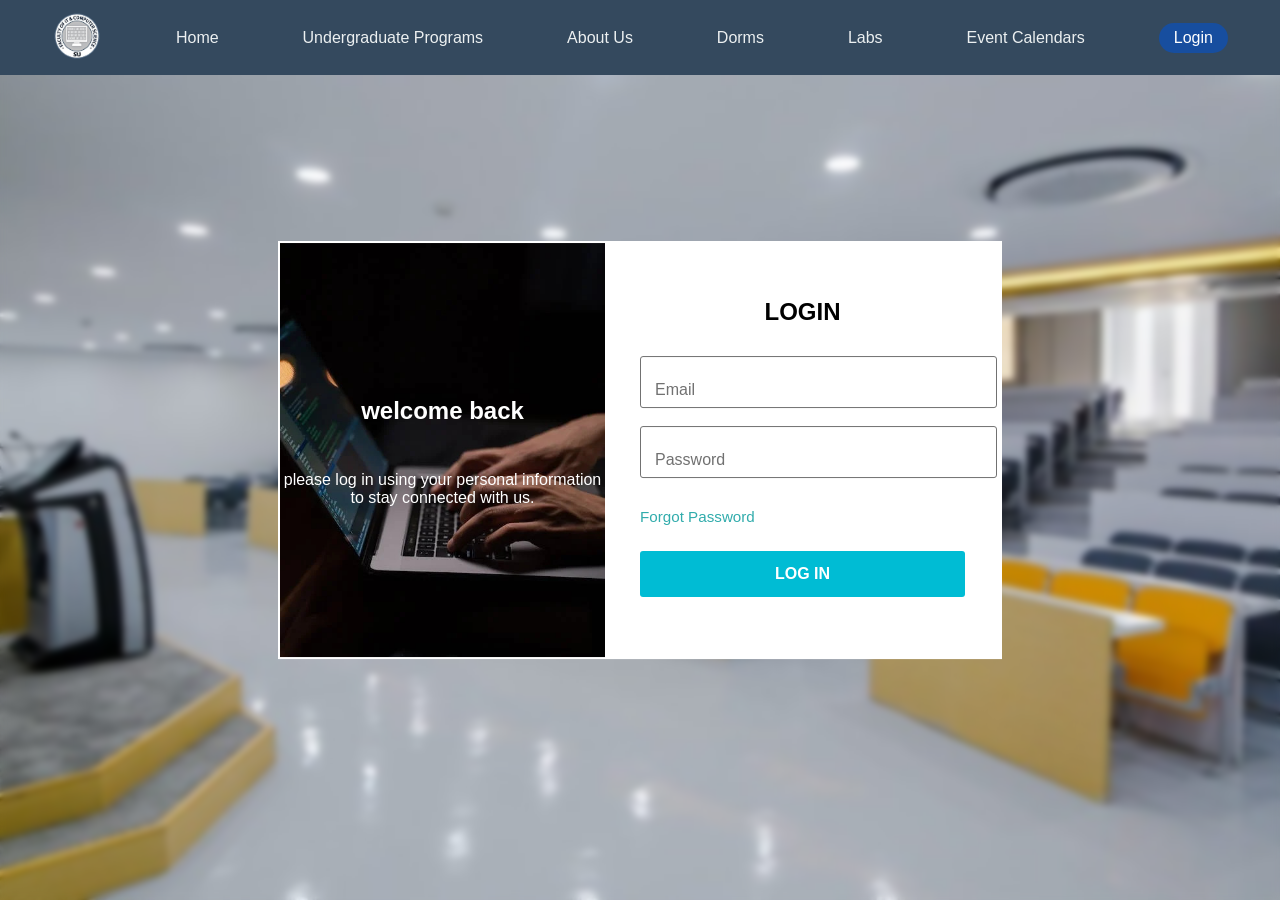
<file: 1.html>
<!DOCTYPE html>
<html lang="en">
<head>
    <meta charset="UTF-8">
    <meta name="viewport" content="width=device-width, initial-scale=1.0">
    <title>Login Page</title>
    <style>


        body {
            font-family: Arial, sans-serif;
            margin: 0;
            backdrop-filter: blur(3px);
            height: 100vh;
            background: url("photo/mmmm.jpg") center / cover no-repeat;

            padding: 0;
        }
        header {
            display: flex;
            align-items: center;
            justify-content: space-around;
            background-color: #34495e;
            height: 75px;
            padding: 0 20px;
            color: #ecf0f1;

        }

        header a:hover, .active {
            color: #fff;
        }
        header img {
            width: 50px;
            height: 50px;
        }
        .dropdown {
            position: relative;
            display: inline-block;
        }
        a{
            text-decoration: none;
        }
        .dropdown-content {
            display: none;
            position: absolute;
            border-radius: 5px;
            background-color: #6674b185;
            min-width: 160px;
            box-shadow: 0px 8px 16px 0px rgba(0,0,0,0.2);
            z-index: 1;
        }
        header a :hover{    background-color: #f1f1f1;
        }
        .dropdown-content a {
            color: black;
            padding: 12px 16px;
            text-decoration: none;
            display: block;
        }

        .dropdown-content a:hover {
            background-color: #f1f1f1;
        }

        .dropdown:hover .dropdown-content {
            display: block;
        }


        .nav-item {
            cursor: pointer;
            color: #ecf0f1;
            margin: 0 10px;
            transition: color 0.3s;
        }
        .nav-item a{
            cursor: pointer;
            color: #ecf0f1;
            margin: 0 10px;
            text-decoration: none;
            transition: color 0.3s;
        }
        .nav-item a:hover{
            display: inline-block;
            text-decoration: none;
            color: #ecf0f1;
            border-radius: 5px;
            background-color: #2c3e50;
        }
        .nav-item1:hover {
            color: #94aab9;
            border-radius: 50px;
        }
        a.nav-item1{
            color: #ffffff;
            background-color: rgba(16, 79, 174, 0.811);
            padding: 6px 15px;
            border-radius: 50px;
        }
        .nav-item1 :hover,
        .nav-item1.active {
            color: #ffffff;
            background-color: rgba(16, 79, 174, 0.811);
            padding: 6px 15px;
            border-radius: 50px;
        }

        .pop {
            position: fixed;
            top: 50%;
            left: 50%;
            max-width: 720px;
            width: 100%;
            background: #fff;
            border: 2px solid #fff;
            transform: translate(-50%, -50%);
        }

        .pop .box {
            display: flex;
        }

        .box .dital {
            max-width: 330px;
            width: 100%;
            color: #fff;
            display: flex;
            text-align: center;
            flex-direction: column;
            align-items: center;
            justify-content: center;
            background: url(photo/login-img.jpg);
            background-size: cover;
            background-position: center;
        }

        .box h2 {
            text-align: center;
            margin-bottom: 30px;
        }

        .box .content {
            width: 100%;
            padding: 35px;
        }

        form .filed {
            height: 50px;
            width: 100%;
            margin-top: 20px;
            position: relative;
        }

        form .filed input {
            width: 100%;
            height: 100%;
            outline: none;
            padding: 0 15px;
            font-size: 0.95rem;
            border-radius: 3px;
            border: 1px solid #717171;
        }

        form .filed label {
            position: absolute;
            top: 50%;
            left: 15px;
            color: #717171;
            pointer-events: none;
            transition: 0.2s ease;
        }

        .filed input:is(:focus, :valid) {
            padding: 16px 15px 0;
        }

        .filed input:focus {
            border-color: rgb(0, 0, 0);
        }

        .box a {
            color: rgb(49, 172, 172);
            text-decoration: none;
        }

        .box a:hover {
            text-decoration: underline;
        }

        .box .forgot-pass {
            display: inline-flex;
            margin-top: 14px;
            font-size: 0.95rem;
        }

        form button {
            width: 100%;
            outline: none;
            border: none;
            font-size: 1rem;
            font-weight: 600;
            padding: 14px 0;
            border-radius: 3px;
            margin: 25px 0;
            color: #fff;
            cursor: pointer;
            background: #00bcd4;
            transition: 0.2s ease;
        }

        form button:hover {
            background: #0097a7;
        }

        @media(max-width: 760px) {
            .pop {
                width: 95%;
            }

            .box .dital {
                display: none;
            }

            .box .content {
                padding: 30px 20px;
            }
        }
    </style>
</head>
<body>
    <header>
        <a href="test.html"><img src="logo-removebg-preview.png" alt="Logo"></a>
        <a href="home-page.html" class="nav-item">Home</a>
        <a href="Undergraduate-Programs.html" class="nav-item" target="_blank">Undergraduate Programs</a>
        <div class="nav-item dropdown">
            <span class="dropbtn">About Us</span>
            <div class="dropdown-content">
                <a href="about_us_fit_profile.html" target="_blank">About Us Page</a>
                <a href="contact.html" target="_parent">Contact Page</a>
                <a href="Administration_staff_directory.html" target="_blank">Staff Page</a>
            </div>
        </div>
        <a href="dorms.html" class="nav-item" target="_blank">Dorms</a>
        <a href="lab.html" class="nav-item" target="_blank">Labs</a>
        <a href="event_calendars.html" class="nav-item" target="_blank">Event Calendars</a>
        <a href="path/to/login-page.html" class="nav-item1" target="_blank">Login</a>
    </header>


    </div>
    <div class="pop">
        <div class="box">
            <div class="dital">
                <h2>welcome back</h2>
                <p>please log in using your personal information to stay connected with us.</p>
            </div>

            <div class="content">
                <h2>LOGIN</h2>
                <form action="#">
                    <div class="filed">
                        <input type="email" required>
                        <label>Email</label>
                    </div>
                    <div class="filed">
                        <input type="password" required>
                        <label>Password</label>
                    </div>
                    <br>
                    <a href="#" class="forgot-pass">Forgot Password</a>
                    <button type="submit">LOG IN</button>
                </form>
            </div>
        </div>
    </div>
</body>
</html>
</file>
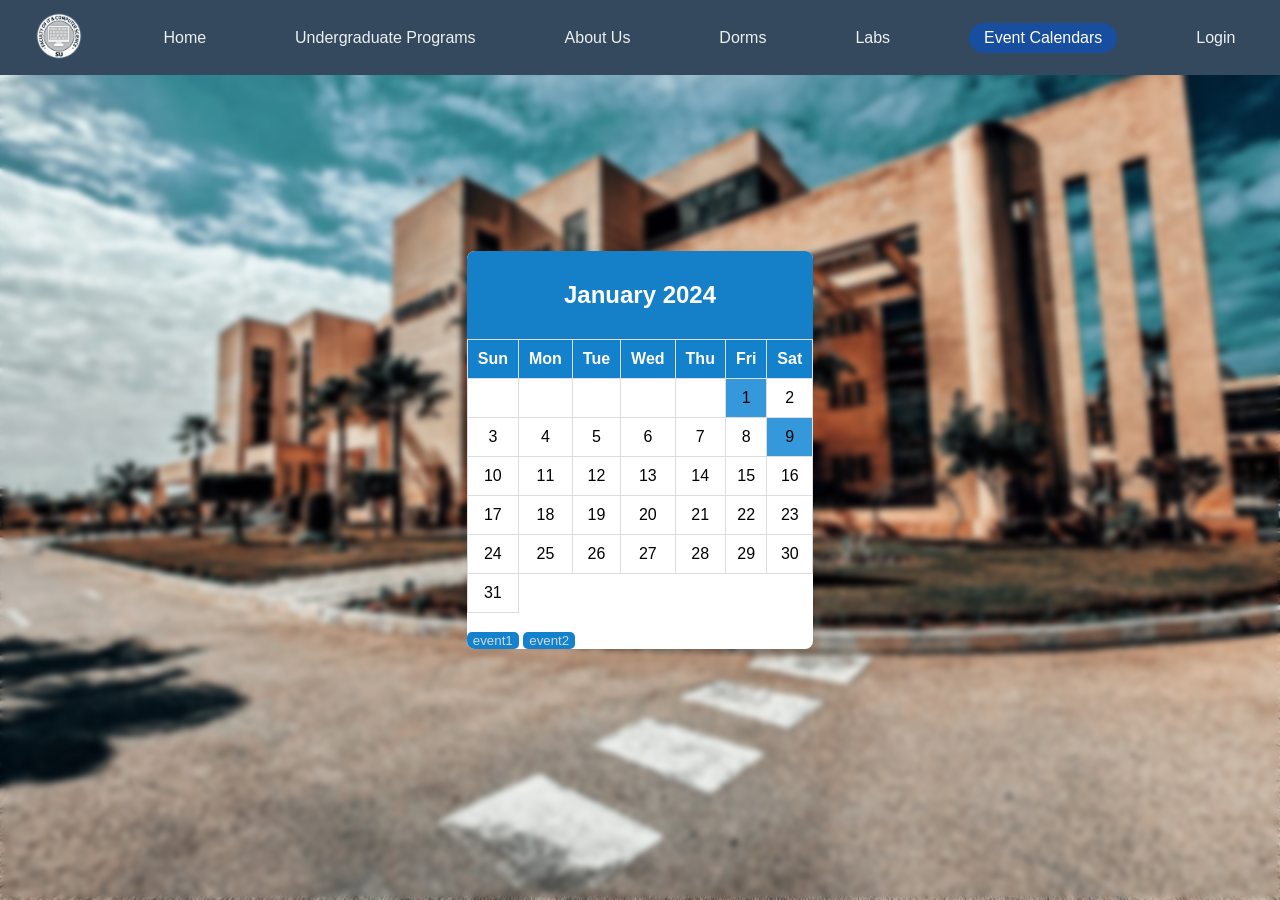
<file: 2.html>
<!DOCTYPE html>
<html lang="en">
<head>
    <meta charset="UTF-8">
    <meta name="viewport" content="width=device-width, initial-scale=1.0">
    <style>
        body {
            font-family: Arial, sans-serif;
            background: url("WhatsApp Image 2023-12-20 at 3.17.24 PM (1).jpeg") center / cover no-repeat;
            margin: 0;
            backdrop-filter: blur(3px);
            display: flex;
            justify-content: center;
            align-items: center;
            height: 100vh;
        }

        header {
            position: fixed;
            top: 0;
            width: 100%;
            display: flex;
            align-items: center;
            justify-content: space-around;
            background-color: #34495e;
            height: 75px;
            padding: 0 20px;
            color: #ecf0f1;
            z-index: 1000;
        }

        header a:hover, .active {
            color: #fff;
        }
        header img {
            width: 50px;
            height: 50px;
        }
        .dropdown {
            position: relative;
            display: inline-block;
        }
        a{
            text-decoration: none;
        }
        .dropdown-content {
            display: none;
            position: absolute;
            border-radius: 5px;
            background-color: #6674b185;
            min-width: 160px;
            box-shadow: 0px 8px 16px 0px rgba(0,0,0,0.2);
            z-index: 1;
        }
        header a :hover{    background-color: #f1f1f1;
        }
        .dropdown-content a {
            color: black;
            padding: 12px 16px;
            text-decoration: none;
            display: block;
        }

        .dropdown-content a:hover {
            background-color: #f1f1f1;
        }

        .dropdown:hover .dropdown-content {
            display: block;
        }


        .nav-item {
            cursor: pointer;
            color: #ecf0f1;
            margin: 0 10px;
            transition: color 0.3s;
        }
        .nav-item a{
            cursor: pointer;
            color: #ecf0f1;
            margin: 0 10px;
            text-decoration: none;
            transition: color 0.3s;
        }
        .nav-item a:hover{
            display: inline-block;
            text-decoration: none;
            color: #ecf0f1;
            border-radius: 5px;
            background-color: #2c3e50;
        }
        .nav-item1:hover {
            color: #94aab9;
            border-radius: 50px;
        }
        a.nav-item1{
            color: #ffffff;
            background-color: rgba(16, 79, 174, 0.811);
            padding: 6px 15px;
            border-radius: 50px;
        }
        .nav-item1 :hover,
        .nav-item1.active {
            color: #ffffff;
            background-color: rgba(16, 79, 174, 0.811);
            padding: 6px 15px;
            border-radius: 50px;
        }
        .calendar {
            background-color: #fff;
            border-radius: 8px;
            box-shadow: 0 0 10px rgba(0, 0, 0, 0.1);
            overflow: hidden;
        }

        .calendar-header {
            background-color: #1580c8;
            color: #fff;
            padding: 10px;
            text-align: center;
        }

        table {
            width: 100%;
            border-collapse: collapse;
        }

        th, td {
            padding: 10px;
            text-align: center;
            border: 1px solid #ddd;
        }

        th {
            background-color: #1381cb;
            color: #fff;
        }

        td {
            position: relative;
        }

        .event {
            background-color: #2ecc71;
            color: #fff;
            border-radius: 5px;
            padding: 2px 5px;
            position: absolute;
            bottom: 5px;
            left: 50%;
            transform: translateX(-50%);
        }
        .color input {
            border: #ddd;
            border-radius: 5px;
            background-color: #1381cb;
            color:  #cadae5;
        }

    </style>
    <title>Event Calendar</title>
</head>
<body>
    <header>
        <a href="test.html"><img src="logo-removebg-preview.png" alt="Logo"></a>
        <a href="home-page.html" class="nav-item">Home</a>
        <a href="Undergraduate-Programs.html" class="nav-item" target="_blank">Undergraduate Programs</a>
        <div class="nav-item dropdown">
            <span class="dropbtn">About Us</span>
            <div class="dropdown-content">
                <a href="about_us_fit_profile.html" target="_blank">About Us Page</a>
                <a href="contact.html" target="_parent">Contact Page</a>
                <a href="Administration_staff_directory.html" target="_blank">Staff Page</a>
            </div>
        </div>
        <a href="dorms.html" class="nav-item" target="_blank">Dorms</a>
        <a href="lab.html" class="nav-item" target="_blank">Labs</a>
        <a href="event_calendars.html" class="nav-item1" target="_blank">Event Calendars</a>
        <a href="pro web/1.html" class="nav-item" target="_blank">Login</a>

    </header>

    <div class="calendar">
        <div class="calendar-header">
            <h2>January 2024</h2>
        </div>
        <table>
            <thead>
                <tr>
                    <th>Sun</th>
                    <th>Mon</th>
                    <th>Tue</th>
                    <th>Wed</th>
                    <th>Thu</th>
                    <th>Fri</th>
                    <th>Sat</th>
                </tr>
            </thead>
            <tbody>
                <tr>
                    <td></td>
                    <td></td>
                    <td></td>
                    <td></td>
                    <td></td>
                    <td style="background-color: #3498db;"><span style="background-color: #3498db;">1</span></td>
                    <td>2</td>
                </tr>
                <tr>
                    <td>3</td>
                    <td>4</td>
                    <td>5</td>
                    <td>6</td>
                    <td>7</td>
                    <td>8</td>
                    <td style="background-color: #3498db;"><span style="background-color: #3498db;">9</span></td>
                </tr>
                <tr>
                    <td>10</td>
                    <td>11</td>
                    <td>12</td>
                    <td>13</td>
                    <td>14</td>
                    <td>15</td>
                    <td>16</td>
                </tr>

                <tr>
                    <td>17</td>
                    <td>18</td>
                    <td>19</td>
                    <td>20</td>
                    <td>21</td>
                    <td>22</td>
                    <td>23</td>
                </tr>
                <tr>
                    <td>24</td>
                    <td>25</td>
                    <td>26</td>
                    <td>27</td>
                    <td>28</td>
                    <td>29</td>
                    <td>30</td>
                </tr>
                <tr>
                    <td>31</td>
                </tr>
            </tbody>
        </table>
        <br>
        <div class="color">
            <input type="button" id="color" onclick="alert('project discussion')" value="event1" >
            <input type="button" onclick="alert('final exam')" value="event2" >
        </div>

    </div>

</body>
</html>
</file>
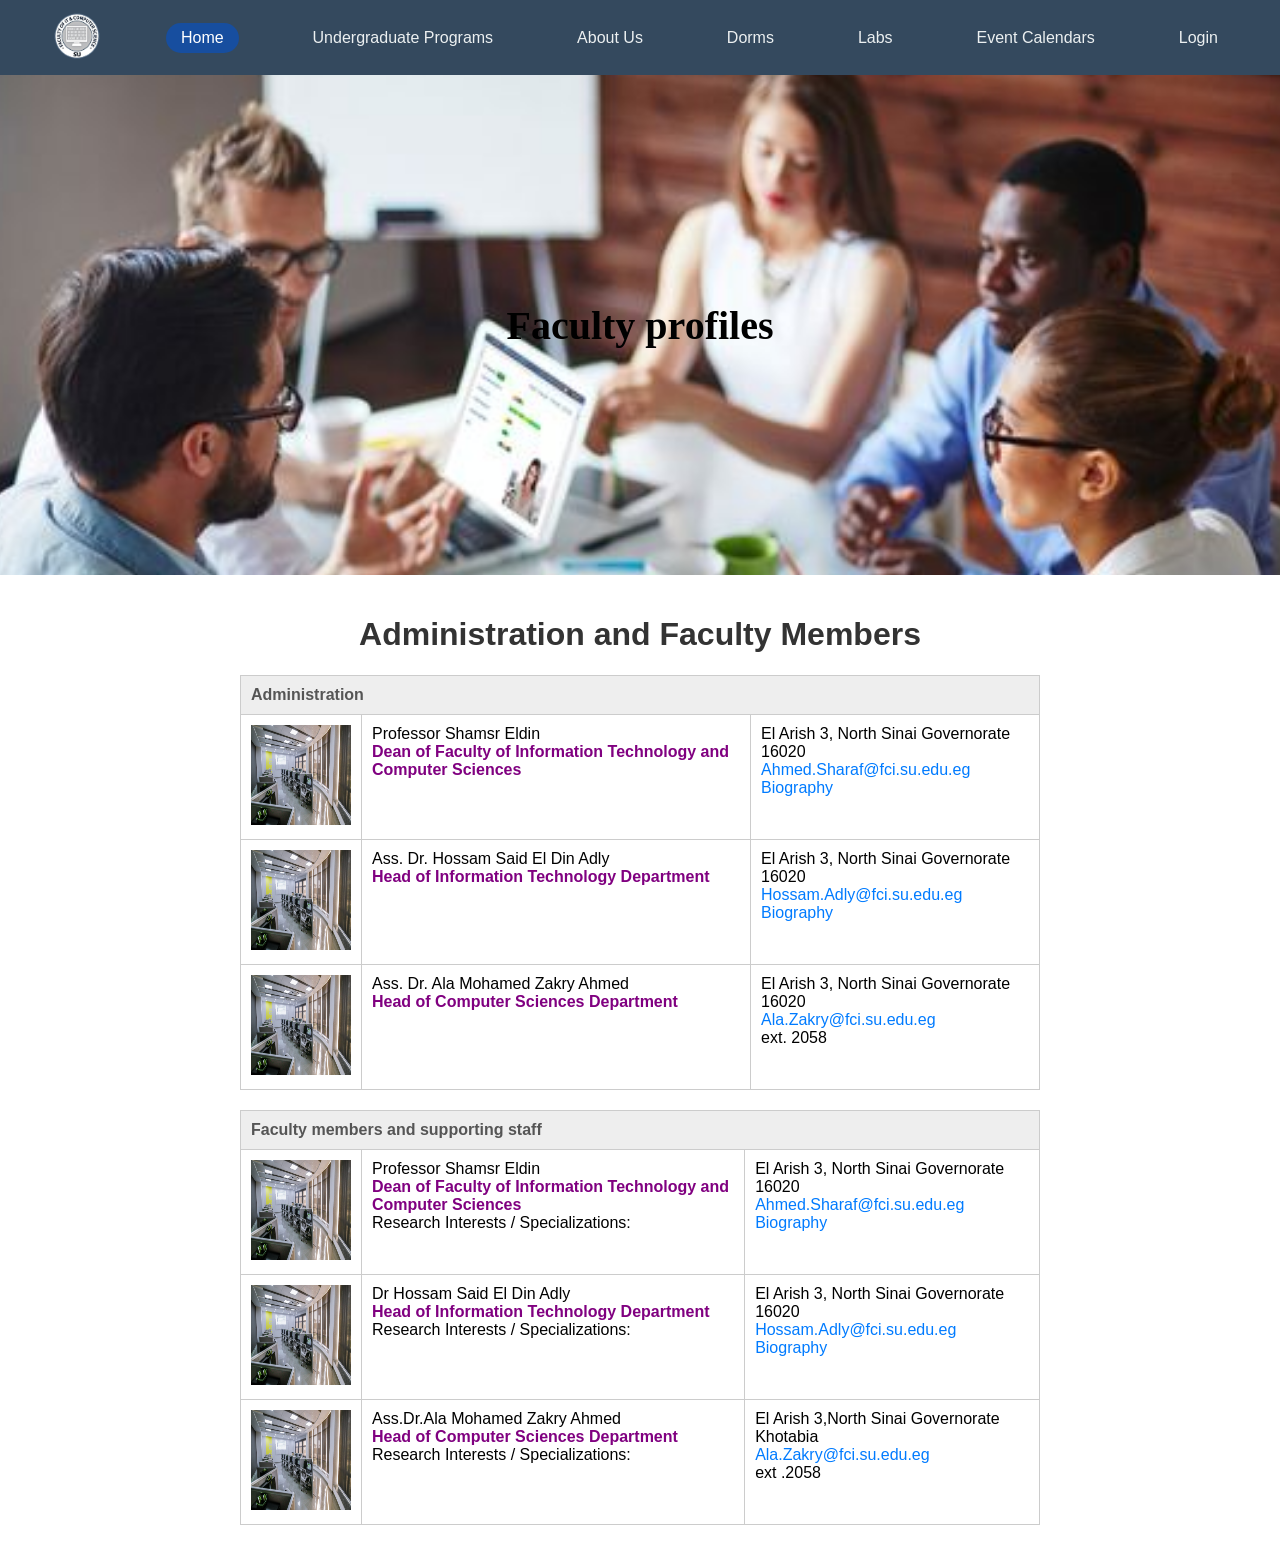
<file: about_us_fit_profile.html>
<!DOCTYPE html>
<html lang="en">
<head>
  <meta charset="UTF-8">
  <meta name="viewport" content="width=device-width, initial-scale=1.0">
  <title>about us</title>
  <link rel="stylesheet" href="about_us_fit_profile.css">
</head>
<body>

  <header>
    <a href="test.html"><img src="logo-removebg-preview.png" alt="Logo"></a>
    <a href="home-page.html" class="nav-item1">Home</a>
    <a href="Undergraduate-Programs.html" class="nav-item" target="_blank">Undergraduate Programs</a>
    <div class="nav-item dropdown">
        <span class="dropbtn">About Us</span>
        <div class="dropdown-content">
            <a href="about_us_fit_profile.html" target="_blank">About Us Page</a>
            <a href="contact.html" target="_parent">Contact Page</a>
            <a href="Administration_staff_directory.html" target="_blank">Staff Page</a>
        </div>
    </div>
    <a href="dorms.html" class="nav-item" target="_blank">Dorms</a>
    <a href="lab.html" class="nav-item" target="_blank">Labs</a>
    <a href="event_calendars.html" class="nav-item" target="_blank">Event Calendars</a>
    <a href="pro web/1.html" class="nav-item" target="_blank">Login</a>

</header>

  <div class="parallax-container">
    <h1> Faculty profiles</h1>
  </div>
  <div class="container">
    <h1>Administration and Faculty Members</h1>
    <table>
      <tr>
        <th colspan="3">Administration</th>
      </tr>
      <tr>
        <td><img src="9.jpg" alt="Small Image" width="100" height="100"></td>
        <td>Professor Shamsr Eldin<br>
        <span class="purple">Dean of Faculty of Information Technology and Computer Sciences</span></td>
        <td>El Arish 3, North Sinai Governorate 16020<br>
        <a href="mailto:Ahmed.Sharaf@fci.su.edu.eg">Ahmed.Sharaf@fci.su.edu.eg</a><br>
        <a href="#">Biography</a></td>
      </tr>
      <tr>
        <td><img src="9.jpg" alt="Small Image" width="100" height="100"></td>
        <td>Ass. Dr. Hossam Said El Din Adly<br>
        <span class="purple">Head of Information Technology Department</span></td>
        <td>El Arish 3, North Sinai Governorate 16020<br>
        <a href="mailto:Hossam.Adly@fci.su.edu.eg">Hossam.Adly@fci.su.edu.eg</a><br>
        <a href="#">Biography</a></td>
      </tr>
      <tr>
        <td><img src="9.jpg" alt="Small Image" width="100" height="100"></td>
        <td>Ass. Dr. Ala Mohamed Zakry Ahmed<br>
        <span class="purple">Head of Computer Sciences Department</span></td>
        <td>El Arish 3, North Sinai Governorate 16020<br>
        <a href="mailto:Ala.Zakry@fci.su.edu.eg">Ala.Zakry@fci.su.edu.eg</a><br>
        ext. 2058</td>
      </tr>
    </table>
    <table>
      <tr>
        <th colspan="3">Faculty members and supporting staff</th>
      </tr>
      <tr>
        <td><img src="9.jpg" alt="Small Image" width="100" height="100"></td>
        <td>Professor Shamsr Eldin<br>
        <span class="purple">Dean of Faculty of Information Technology and Computer Sciences</span><br>
        Research Interests / Specializations:</td>
        <td>El Arish 3, North Sinai Governorate 16020<br>
        <a href="mailto:Ahmed.Sharaf@fci.su.edu.eg">Ahmed.Sharaf@fci.su.edu.eg</a><br>
        <a href="#">Biography</a></td>
      </tr>
      <tr>
        <td><img src="9.jpg" alt="Small Image" width="100" height="100"></td>
        <td>Dr Hossam Said El Din Adly<br>
        <span class="purple">Head of Information Technology Department</span><br>
        Research Interests / Specializations:</td>
        <td>El Arish 3, North Sinai Governorate 16020<br>
        <a href="mailto:Hossam.Adly@fci.su.edu.eg">Hossam.Adly@fci.su.edu.eg</a><br>
        <a href="#">Biography</a></td>
      </tr>
      <tr>
        <td><img src="9.jpg" alt="Small Image" width="100" height="100"></td>
        <td>Ass.Dr.Ala Mohamed Zakry Ahmed<br>
        <span class="purple">Head of Computer Sciences Department</span><br>
        Research Interests / Specializations:</td>
        <td>El Arish 3,North Sinai Governorate Khotabia<br>
        <a href="mailto:Ala.Zakry@fci.su.edu.eg">Ala.Zakry@fci.su.edu.eg</a><br>
        ext .2058</td>
      </tr>
    </table>
  </div>
</body>
</html>
</file>
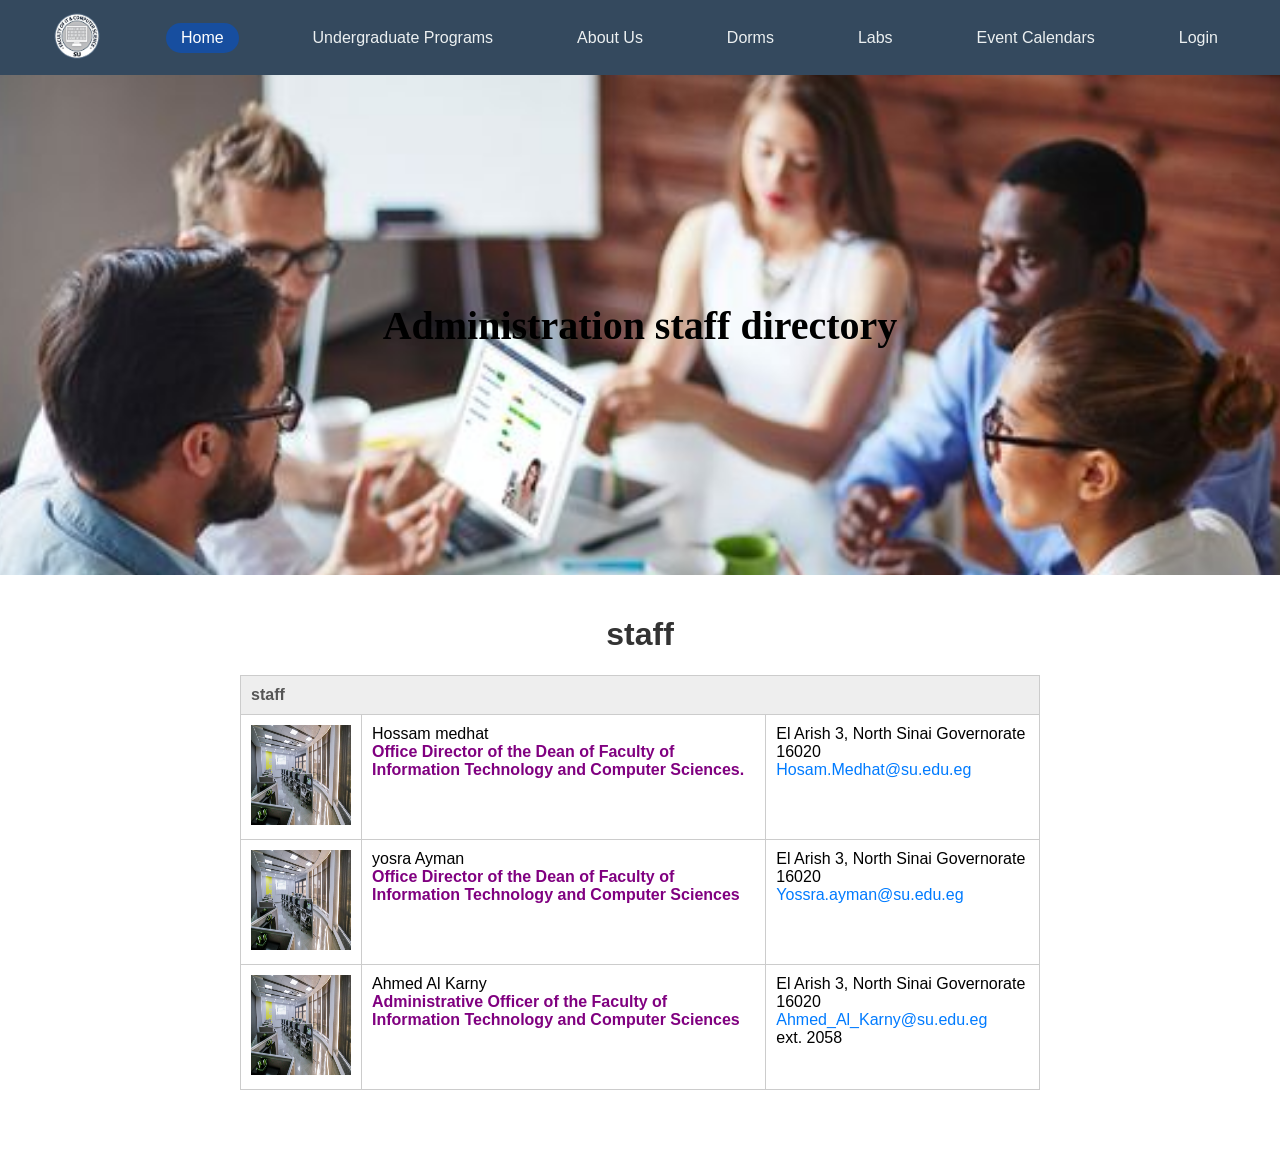
<file: Administration_staff_directory.html>
<!DOCTYPE html>
<html lang="en">

<head>
    <meta charset="UTF-8">
    <meta name="viewport" content="width=device-width, initial-scale=1.0">
    <link rel="stylesheet" href="about_us_fit_profile.css">
    <title>Undergraduate Programs</title>

</head>

<body>
  <header>
    <a href="test.html"><img src="photo/logo-removebg-preview.png" alt="Logo"></a>
    <a href="home-page.html" class="nav-item1">Home</a>
    <a href="Undergraduate-Programs.html" class="nav-item" target="_blank">Undergraduate Programs</a>
    <div class="nav-item dropdown">
        <span class="dropbtn">About Us</span>
        <div class="dropdown-content">
            <a href="about_us_fit_profile.html" target="_blank">About Us Page</a>
            <a href="contact.html" target="_parent">Contact Page</a>
            <a href="Administration_staff_directory.html" target="_blank">Staff Page</a>
        </div>
    </div>
    <a href="dorms.html" class="nav-item" target="_blank">Dorms</a>
    <a href="lab.html" class="nav-item" target="_blank">Labs</a>
    <a href="event_calendars.html" class="nav-item" target="_blank">Event Calendars</a>
    <a href="pro web/1.html" class="nav-item" target="_blank">Login</a>

</header>
    <div class="parallax-container">
        <h1> Administration staff directory </h1>
    </div>

    <div class="container">
        <h1>staff</h1>
        <table>
          <tr>
            <th colspan="3">staff</th>
          </tr>
          <tr>
            <td><img src="photo/9.jpg" alt="Small Image" width="100" height="100"></td>
            <td>Hossam medhat<br>
            <span class="purple">Office Director of the Dean of Faculty of Information Technology and Computer Sciences.</span></td>
            <td>El Arish 3, North Sinai Governorate 16020<br>
            <a href="mailto:Ahmed.Sharaf@fci.su.edu.eg">Hosam.Medhat@su.edu.eg
            </a><br>
          </tr>
          <tr>
            <td><img src="photo/9.jpg" alt="Small Image" width="100" height="100"></td>
            <td>yosra Ayman<br>
            <span class="purple">Office Director of the Dean of Faculty of Information Technology and Computer Sciences</span></td>
            <td>El Arish 3, North Sinai Governorate 16020<br>
            <a href="mailto:Hossam.Adly@fci.su.edu.eg">Yossra.ayman@su.edu.eg</a><br>
          </tr>
          <tr>
            <td><img src="photo/9.jpg" alt="Small Image" width="100" height="100"></td>
            <td>Ahmed Al Karny<br>
            <span class="purple">Administrative Officer of the Faculty of Information Technology and Computer Sciences</span></td>
            <td>El Arish 3, North Sinai Governorate 16020<br>
            <a href="mailto:Ala.Zakry@fci.su.edu.eg">Ahmed_Al_Karny@su.edu.eg</a><br>
            ext. 2058</td>
          </tr>
        </table>
        <table>
    </div>
</body>

</html>
</file>
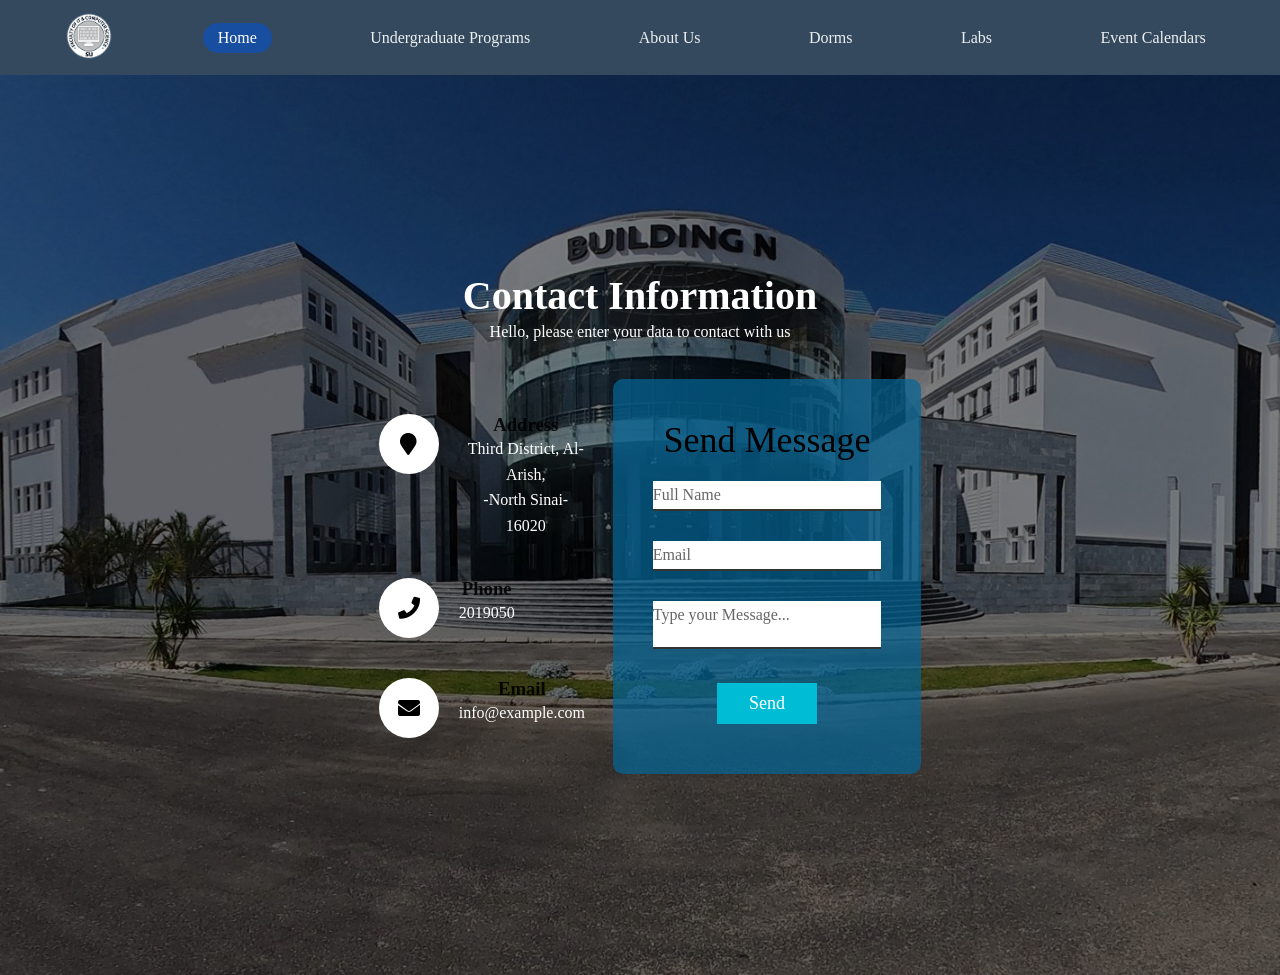
<file: contact.html>
<!DOCTYPE html>
<html lang="en">

<head>
    <meta name="viewport" content="width=device-width, initial-scale=1.0">
    <title>Contact Us Page</title>
    <link rel="stylesheet" type="text/css" href="contact.css">
    <link rel="stylesheet" href="https://use.fontawesome.com/releases/v5.0.7/css/all.css">
    <style>
        * {
            margin: 0;
            padding: 0;
            box-sizing: border-box;
            font-family: 'Times New Roman', Times, serif;
        }
        header {
            display: flex;
            align-items: center;
            justify-content: space-around;
            background-color: #34495e;
            height: 75px;
            padding: 0 20px;
            color: #ecf0f1;

        }

        header a:hover, .active {
            color: #fff;
        }
        header img {
            width: 50px;
            height: 50px;
        }
        .dropdown {
            position: relative;
            display: inline-block;
        }
        a{
            text-decoration: none;
        }
        .dropdown-content {
            display: none;
            position: absolute;
            border-radius: 5px;
            background-color: #6674b185;
            min-width: 160px;
            box-shadow: 0px 8px 16px 0px rgba(0,0,0,0.2);
            z-index: 1;
        }
        header a :hover{    background-color: #f1f1f1;
        }
        .dropdown-content a {
            color: black;
            padding: 12px 16px;
            text-decoration: none;
            display: block;
        }

        .dropdown-content a:hover {
            background-color: #f1f1f1;
        }

        .dropdown:hover .dropdown-content {
            display: block;
        }


        .nav-item {
            cursor: pointer;
            color: #ecf0f1;
            margin: 0 10px;
            transition: color 0.3s;
        }
        .nav-item a{
            cursor: pointer;
            color: #ecf0f1;
            margin: 0 10px;
            text-decoration: none;
            transition: color 0.3s;
        }
        .nav-item a:hover{
            display: inline-block;
            text-decoration: none;
            color: #ecf0f1;
            border-radius: 5px;
            background-color: #2c3e50;
        }
        .nav-item1:hover {
            color: #94aab9;
            border-radius: 50px;
        }
        a.nav-item1{
            color: #ffffff;
            background-color: rgba(16, 79, 174, 0.811);
            padding: 6px 15px;
            border-radius: 50px;
        }
        .nav-item1 :hover,
        .nav-item1.active {
            color: #ffffff;
            background-color: rgba(16, 79, 174, 0.811);
            padding: 6px 15px;
            border-radius: 50px;
        }

        .contact {
            position: relative;
            min-height: 100vh;
            padding: 50px 100px;
            display: flex;
            justify-content: center;
            align-items: center;
            flex-direction: column;
            background:linear-gradient(rgba(0,0,0,.5),rgba(0,0,0,.5)), url(22-copy-1920x1080.jpg) ;
            background-size: cover;
        }

        .contact .content {
            max-width: 800px;
            text-align: center;
        }

        .contact .content h1 {
            font-size: 40px;
            font-weight: 700;
            color: #fff;
        }

        .contact .content p {
            font-weight: 300;
            color: #fff;
            line-height: 1.6;
        }

        .container {
            width: 100%;
            display: flex;
            justify-content: center;
            align-items: center;
            margin-top: 30px;
        }

        .container .contactInfo {
            width: 50%;
            display: flex;
            flex-direction: column;
            padding: 20px;
        }

        .container .contactInfo .box {
            position: relative;
            padding: 20px 0;
            display: flex;
        }

        .container .contactInfo .box .icon {
            min-width: 60px;
            height: 60px;
            background: #fff;
            display: flex;
            justify-content: center;
            align-items: center;
            border-radius: 50%;
            font-size: 22px;
        }

        .container .contactInfo .box .text {
            display: flex;
            margin-left: 20px;
            font-size: 16px;
            color: #fff;
            flex-direction: column;
            font-weight: 300;
        }

        .container .contactInfo .box .text h3 {
            font-weight: 700;
            color: rgba(0, 0, 0, 0.879);
        }

        .contactForm {
            width: 60%;
            padding: 40px;
            background: rgba(3, 102, 151, 0.7);
            border-radius: 10px;
        }

        .contactForm h2 {
            font-size: 36px;
            color: #000;
            font-weight: 500;
        }

        .contactForm .inputBox {
            position: relative;
            width: 100%;
            margin-top: 10px;
        }

        .contactForm .inputBox input,
        .contactForm .inputBox textarea {
            width: 100%;
            padding: 5px 0;
            font-size: 16px;
            margin: 10px 0;
            border: none;
            border-bottom: 2px solid #333;
            outline: none;
            resize: none;
            color: #000;
        }

        .contactForm .inputBox span {
            position: absolute;
            left: 0;
            padding: 5px 0;
            font-size: 16px;
            margin: 10px 0;
            pointer-events: none;
            transition: 0.5s;
            color: #666;
        }

        .contactForm .inputBox input[type="submit"] {
            width: 100px;
            background: #00bcd4;
            color: #fff;
            border: none;
            cursor: pointer;
            padding: 10px;
            font-size: 18px;
        }
    </style>
</head>

<body>
    <header>
        <a href="test.html"><img src="photo/logo-removebg-preview.png" alt="Logo"></a>
        <a href="home-page.html" class="nav-item1">Home</a>
        <a href="Undergraduate-Programs.html" class="nav-item" target="_blank">Undergraduate Programs</a>
        <div class="nav-item dropdown">
            <span class="dropbtn">About Us</span>
            <div class="dropdown-content">
                <a href="about_us_fit_profile.html" target="_blank">About Us Page</a>
                <a href="contact.html" target="_parent">Contact Page</a>
                <a href="Administration_staff_directory.html" target="_blank">Staff Page</a>
            </div>
        </div>
        <a href="dorms.html" class="nav-item" target="_blank">Dorms</a>
        <a href="lab.html" class="nav-item" target="_blank">Labs</a>
        <a href="event_calendars.html" class="nav-item" target="_blank">Event Calendars</a>
    </header>
    <section class="contact">
        <div class="content">
            <h1>Contact Information</h1>
            <p>Hello, please enter your data to contact with us</p>

            <div class="container">
                <div class="contactInfo">
                    <div class="box">
                        <div class="icon"><i class="fa fa-map-marker" aria-hidden="true" aria-label="Location"></i></div>
                        <div class="text">
                            <h3>Address</h3>
                            <p>Third District, Al-Arish,<br> -North Sinai- <br> 16020</p>
                        </div>
                    </div>

                    <div class="box">
                        <div class="icon"><i class="fa fa-phone" aria-hidden="true" aria-label="Phone"></i></div>
                        <div class="text">
                            <h3>Phone</h3>
                            <p>2019050</p>
                        </div>
                    </div>

                    <div class="box">
                        <div class="icon"><i class="fa fa-envelope" aria-hidden="true" aria-label="Email"></i></div>
                        <div class="text">
                            <h3>Email</h3>
                            <p>info@example.com</p>
                        </div>
                    </div>
                </div>

                <div class="contactForm">
                    <form action="submit_form.php" method="POST">
                        <h2>Send Message</h2>
                        <div class="inputBox">
                            <input type="text" id="fullName" name="fullName" required="required">
                            <span>Full Name</span>
                        </div>

                        <div class="inputBox">
                            <input type="text" id="email" name="email" required="required">
                            <span>Email</span>
                        </div>

                        <div class="inputBox">
                            <textarea id="message" name="message" required="required"></textarea>
                            <span>Type your Message... </span>
                        </div>

                        <div class="inputBox">
                            <input type="submit" value="Send">
                        </div>
                    </form>
                </div>
            </div>
        </div>
    </section>
</body>

</html>
</file>
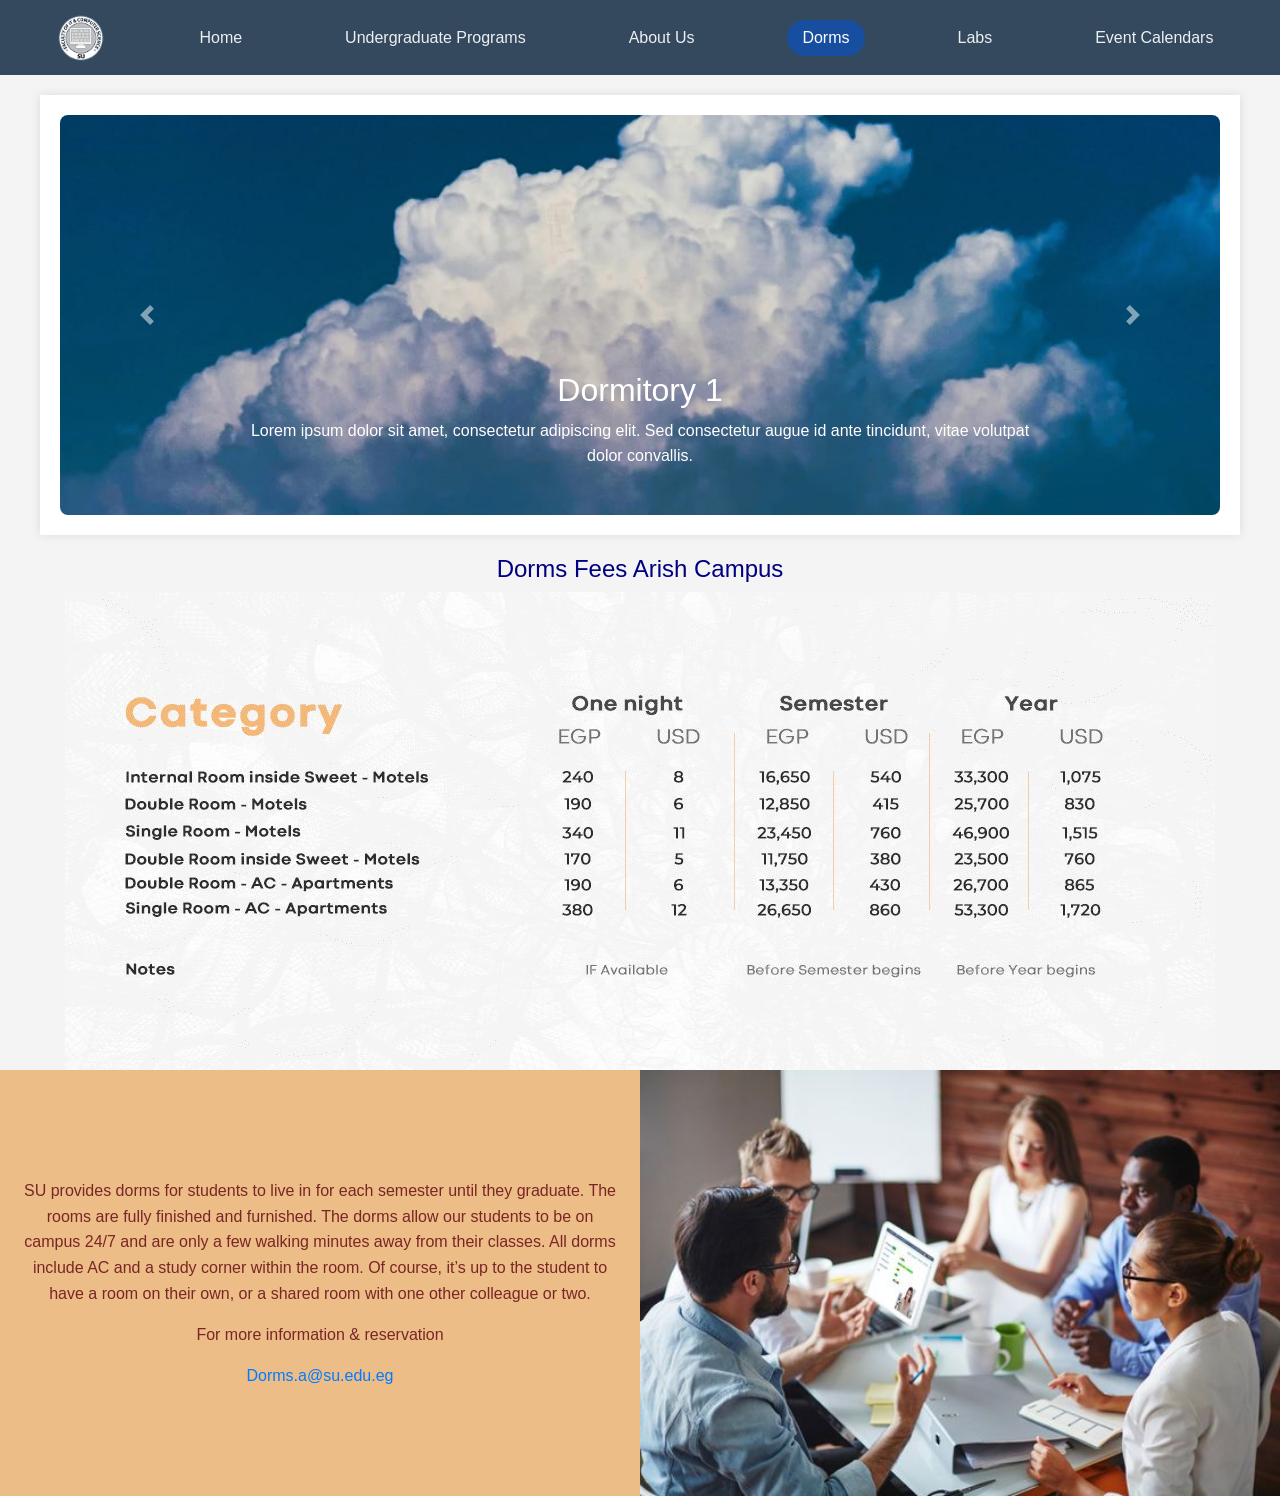
<file: dorms.html>
<!DOCTYPE html>
<html lang="en">
<head>
    <meta charset="UTF-8">
    <meta name="viewport" content="width=device-width, initial-scale=1.0">
    <title>FIT College - Dorms</title>
    <link rel="stylesheet" href="https://stackpath.bootstrapcdn.com/bootstrap/4.5.2/css/bootstrap.min.css">
    <link rel="stylesheet" href="dorms.css">
</head>
<body>
    <header>
        <a href="test.html"><img src="logo-removebg-preview.png" alt="Logo"></a>
        <a href="home-page.html" class="nav-item">Home</a>
        <a href="Undergraduate-Programs.html" class="nav-item" target="_blank">Undergraduate Programs</a>
        <div class="nav-item dropdown">
            <span class="dropbtn">About Us</span>
            <div class="dropdown-content">
                <a href="about_us_fit_profile.html" target="_blank">About Us Page</a>
                <a href="contact.html" target="_parent">Contact Page</a>
                <a href="Administration_staff_directory.html" target="_blank">Staff Page</a>
            </div>
        </div>
        <a href="dorms.html" class="nav-item1" target="_blank">Dorms</a>
        <a href="lab.html" class="nav-item" target="_blank">Labs</a>
        <a href="event_calendars.html" class="nav-item" target="_blank">Event Calendars</a>
    </header>

    <div class="container">
        <div id="dormCarousel" class="carousel slide" data-ride="carousel">
            <div class="carousel-inner">

                <div class="carousel-item active">
                    <img class="dorm-img" src="WhatsApp Image 2023-12-20 at 15.17.22_5bde9dcd.jpg" alt="Dormitory 1">
                    <div class="carousel-caption">
                        <h2>Dormitory 1</h2>
                        <p>Lorem ipsum dolor sit amet, consectetur adipiscing elit. Sed consectetur augue id ante
                            tincidunt, vitae volutpat dolor convallis.</p>
                    </div>
                </div>

                <div class="carousel-item">
                    <img class="dorm-img" src="WhatsApp Image 2023-12-20 at 15.17.22_616b2d5e.jpg" alt="Dormitory 2">
                    <div class="carousel-caption">
                        <h2>Dormitory 2</h2>
                        <p>Lorem ipsum dolor sit amet, consectetur adipiscing elit. Sed consectetur augue id ante
                            tincidunt, vitae volutpat dolor convallis.</p>
                    </div>
                </div>

                <div class="carousel-item">
                    <img class="dorm-img" src="WhatsApp Image 2023-12-20 at 15.17.23_62b4e882.jpg" alt="Dormitory 3">
                    <div class="carousel-caption">
                        <h2>Dormitory 3</h2>
                        <p>Lorem ipsum dolor sit amet, consectetur adipiscing elit. Sed consectetur augue id ante
                            tincidunt, vitae volutpat dolor convallis.</p>
                    </div>
                </div>

                <div class="carousel-item">
                    <img class="dorm-img" src="WhatsApp Image 2023-12-20 at 15.17.23_7eb1c929.jpg" alt="Dormitory 3">
                    <div class="carousel-caption">
                        <h2>Dormitory 3</h2>
                        <p>Lorem ipsum dolor sit amet, consectetur adipiscing elit. Sed consectetur augue id ante
                            tincidunt, vitae volutpat dolor convallis.</p>
                    </div>
                </div>

                <div class="carousel-item">
                    <img class="dorm-img" src="WhatsApp Image 2023-12-20 at 15.17.24_3f80a8f7.jpg" alt="Dormitory 3">
                    <div class="carousel-caption">
                        <h2>Dormitory 3</h2>
                        <p>Lorem ipsum dolor sit amet, consectetur adipiscing elit. Sed consectetur augue id ante
                            tincidunt, vitae volutpat dolor convallis.</p>
                    </div>
                </div>

                <div class="carousel-item">
                    <img class="dorm-img" src="WhatsApp Image 2023-12-20 at 15.17.23_9a8b2c42.jpg" alt="Dormitory 3">
                    <div class="carousel-caption">
                        <h2>Dormitory 3</h2>
                        <p>Lorem ipsum dolor sit amet, consectetur adipiscing elit. Sed consectetur augue id ante
                            tincidunt, vitae volutpat dolor convallis.</p>
                    </div>
                </div>

            </div>

            <a class="carousel-control-prev" href="#dormCarousel" role="button" data-slide="prev">
                <span class="carousel-control-prev-icon" aria-hidden="true"></span>
                <span class="sr-only">Previous</span>
            </a>
            <a class="carousel-control-next" href="#dormCarousel" role="button" data-slide="next">
                <span class="carousel-control-next-icon" aria-hidden="true"></span>
                <span class="sr-only">Next</span>
            </a>
        </div>
    </div>
    <h1>Dorms Fees Arish Campus</h1>
    <img src="dorms-arish2.jpg" alt="">

    <div class="containerr">
        <div class="text">
            <p>SU provides dorms for students to live in for each semester until they graduate. The rooms are fully
                finished and furnished. The dorms allow our students to be on campus 24/7 and are only a few walking
                minutes away from their classes. All dorms include AC and a study corner within the room. Of course,
                it’s up to the student to have a room on their own, or a shared room with one other colleague or two.</p>
            <p>For more information & reservation</p>
            <a href="mailto:Dorms@su.edu.eg">Dorms.a@su.edu.eg</a>
        </div>
        <div class="imagee">
            <img src="1b1094cd8f6b234df11ffe2ceaea5cb4.jpg" alt="Dormitory and pathway image">
        </div>
    </div>

    <script src="https://code.jquery.com/jquery-3.5.1.slim.min.js"></script>
    <script src="https://cdn.jsdelivr.net/npm/@popperjs/core@2.9.2/dist/umd/popper.min.js"></script>
    <script src="https://stackpath.bootstrapcdn.com/bootstrap/4.5.2/js/bootstrap.min.js"></script>

</body>

</html>
</file>
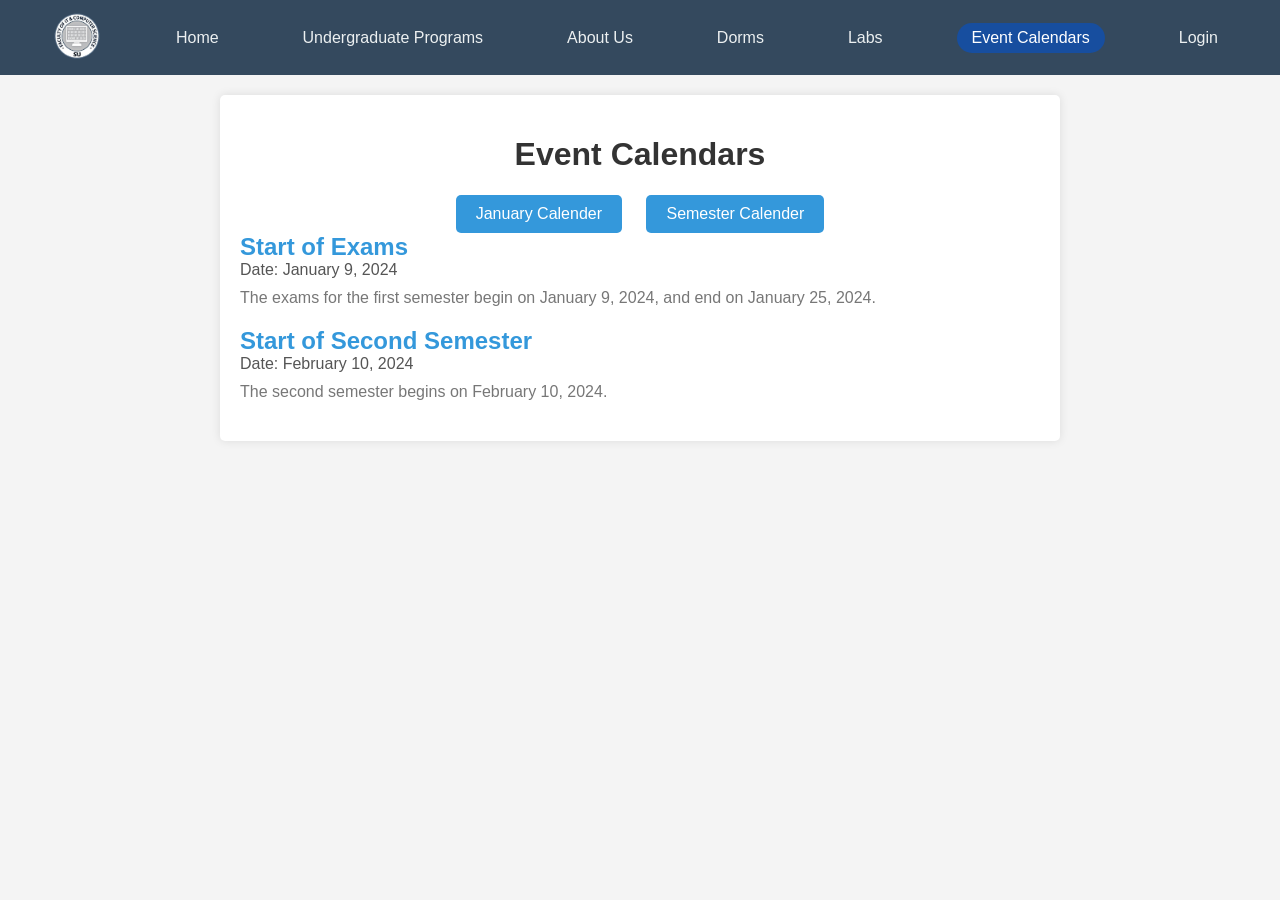
<file: event_calendars.html>
<!DOCTYPE html>
<html lang="en">

<head>
  <meta charset="UTF-8">
  <meta name="viewport" content="width=device-width, initial-scale=1.0">
  <title>Event Calendars</title>
  <style>
    body {
      font-family: Arial, sans-serif;
      background-color: #f4f4f4;
      color: #333;
      margin: 0;
      padding: 0;
      box-sizing: border-box;
      overflow-x: hidden;
    }
    header {
      display: flex;
      align-items: center;
      justify-content: space-around;
      background-color: #34495e;
      height: 75px;
      padding: 0 20px;
      color: #ecf0f1;

  }

  header a:hover, .active {
      color: #fff;
  }
  header img {
      width: 50px;
      height: 50px;
  }
  .dropdown {
      position: relative;
      display: inline-block;
  }
  a{
      text-decoration: none;
  }
  .dropdown-content {
      display: none;
      position: absolute;
      border-radius: 5px;
      background-color: #6674b185;
      min-width: 160px;
      box-shadow: 0px 8px 16px 0px rgba(0,0,0,0.2);
      z-index: 1;
  }
  header a :hover{    background-color: #f1f1f1;
  }
  .dropdown-content a {
      color: black;
      padding: 12px 16px;
      text-decoration: none;
      display: block;
  }

  .dropdown-content a:hover {
      background-color: #f1f1f1;
  }

  .dropdown:hover .dropdown-content {
      display: block;
  }


  .nav-item {
      cursor: pointer;
      color: #ecf0f1;
      margin: 0 10px;
      transition: color 0.3s;
  }
  .nav-item a{
      cursor: pointer;
      color: #ecf0f1;
      margin: 0 10px;
      text-decoration: none;
      transition: color 0.3s;
  }
  .nav-item a:hover{
      display: inline-block;
      text-decoration: none;
      color: #ecf0f1;
      border-radius: 5px;
      background-color: #2c3e50;
  }
  .nav-item1:hover {
      color: #94aab9;
      border-radius: 50px;
  }
  a.nav-item1{
      color: #ffffff;
      background-color: rgba(16, 79, 174, 0.811);
      padding: 6px 15px;
      border-radius: 50px;
  }
  .nav-item1 :hover,
  .nav-item1.active {
      color: #ffffff;
      background-color: rgba(16, 79, 174, 0.811);
      padding: 6px 15px;
      border-radius: 50px;
  }

    .container {
      max-width: 800px;
      margin: 20px auto;
      padding: 20px;
      background-color: #fff;
      border-radius: 5px;
      box-shadow: 0 0 10px rgba(0, 0, 0, 0.1);
    }

    h1 {
      color: #333;
      text-align: center;
    }

    .event {
      margin-bottom: 20px;
    }

    .event-title {
      font-size: 24px;
      font-weight: bold;
      color: #3498db;
    }

    .event-date {
      font-size: 16px;
      color: #555;
    }

    .event-description {
      margin-top: 10px;
      color: #777;
    }
    .btn-container {
      text-align: center;
      margin-top: 20px;
    }

    .btn-container {
      text-align: center;
      margin-top: 20px;
    }

    .btn-container a {
      display: inline-block;
      margin: 0 10px;
      padding: 10px 20px;
      cursor: pointer;
      border: none;
      border-radius: 5px;
      background-color: #3498db;
      color: #fff;
      text-decoration: none;
      font-size: 16px;
    }

    .btn-container a:hover {
      background-color: #2980b9;
    }
  </style>
</head>

<body>
  <header>
    <a href="test.html"><img src="logo-removebg-preview.png" alt="Logo"></a>
    <a href="home-page.html" class="nav-item">Home</a>
    <a href="Undergraduate-Programs.html" class="nav-item" target="_blank">Undergraduate Programs</a>
    <div class="nav-item dropdown">
        <span class="dropbtn">About Us</span>
        <div class="dropdown-content">
            <a href="about_us_fit_profile.html" target="_blank">About Us Page</a>
            <a href="contact.html" target="_parent">Contact Page</a>
            <a href="Administration_staff_directory.html" target="_blank">Staff Page</a>
        </div>
    </div>
    <a href="dorms.html" class="nav-item" target="_blank">Dorms</a>
    <a href="lab.html" class="nav-item" target="_blank">Labs</a>
    <a href="event_calendars.html" class="nav-item1" target="_blank">Event Calendars</a>
    <a href="pro web/1.html" class="nav-item" target="_blank">Login</a>

</header>

  <div class="container">
    <h1>Event Calendars</h1>

    <div class="btn-container">
      <a href="2.html">January Calender</a>
      <a href="semester.html">Semester Calender</a>
    </div>

    <div class="event">
      <div class="event-title">Start of Exams</div>
      <div class="event-date">Date: January 9, 2024</div>
      <div class="event-description">
        The exams for the first semester begin on January 9, 2024, and end on January 25, 2024.
      </div>
    </div>

    <div class="event">
      <div class="event-title">Start of Second Semester</div>
      <div class="event-date">Date: February 10, 2024</div>
      <div class="event-description">
        The second semester begins on February 10, 2024.
      </div>
    </div>

  </div>
</body>

</html>
</file>
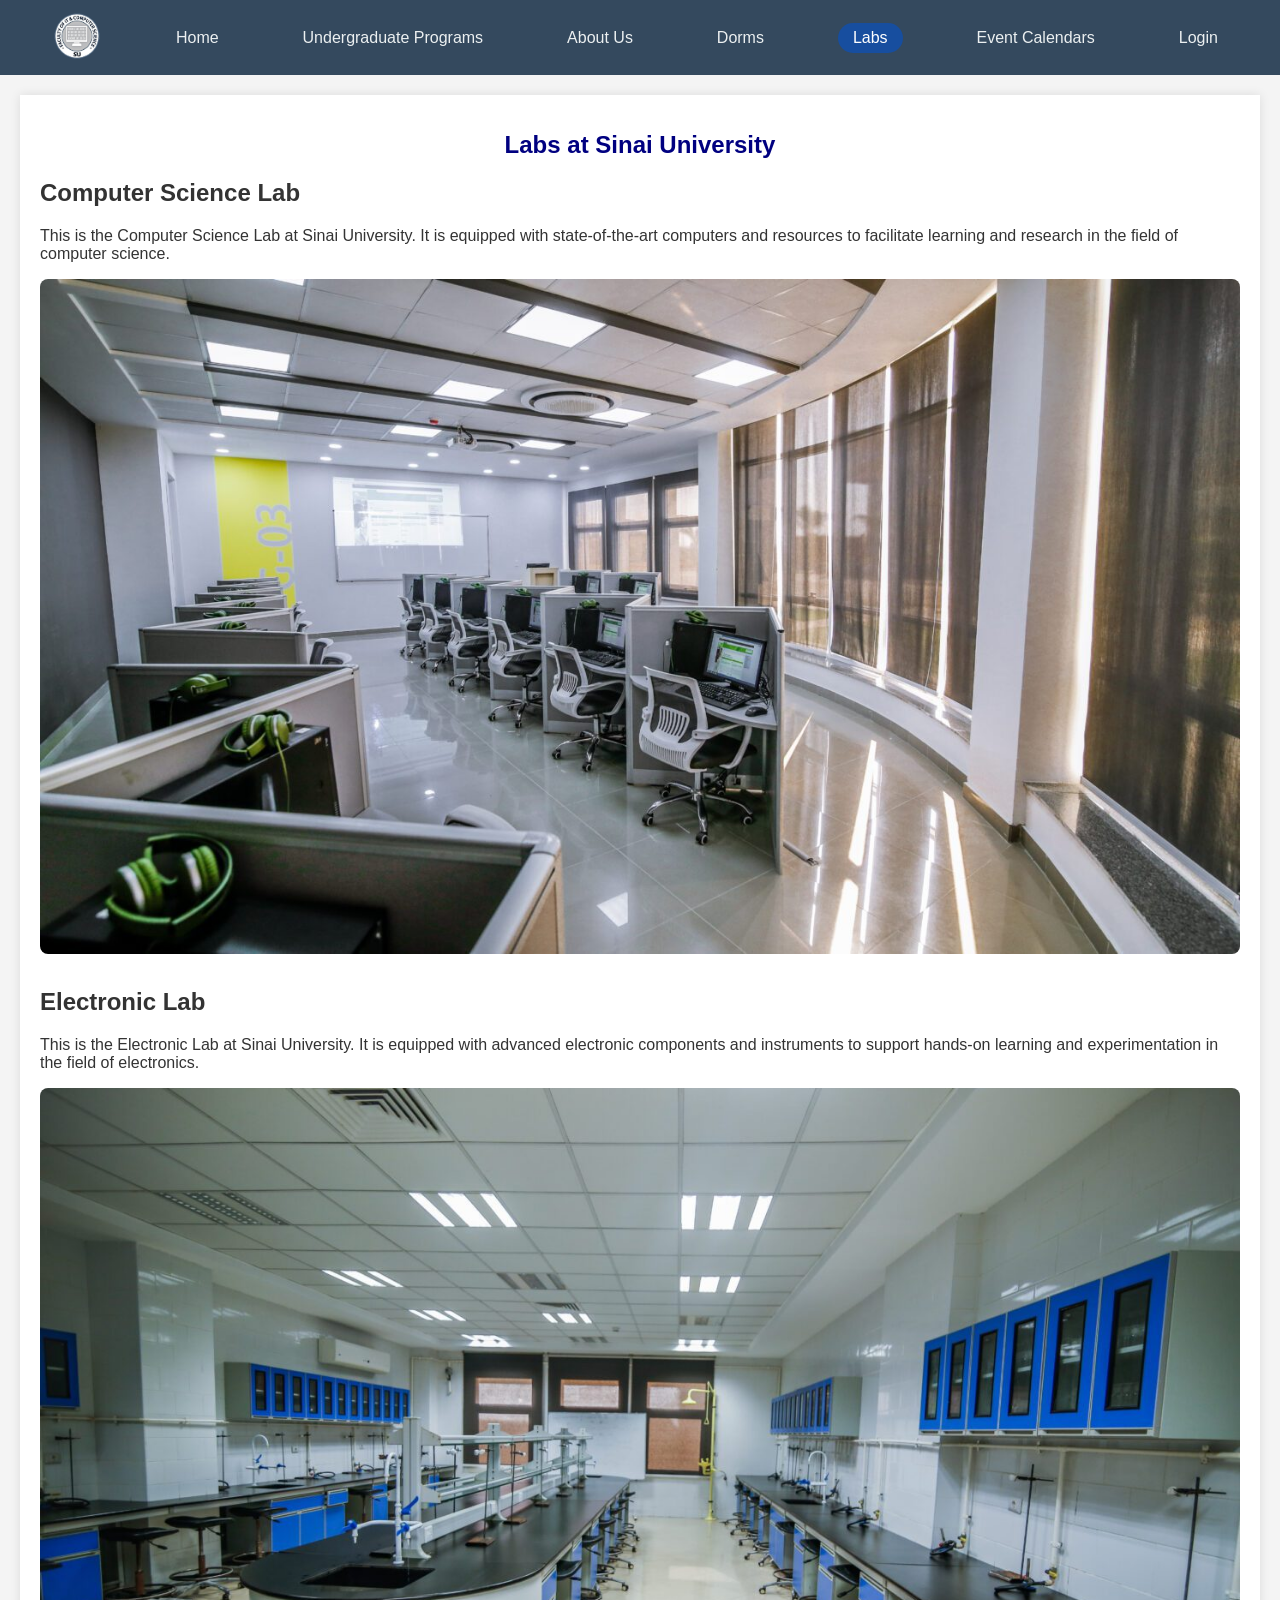
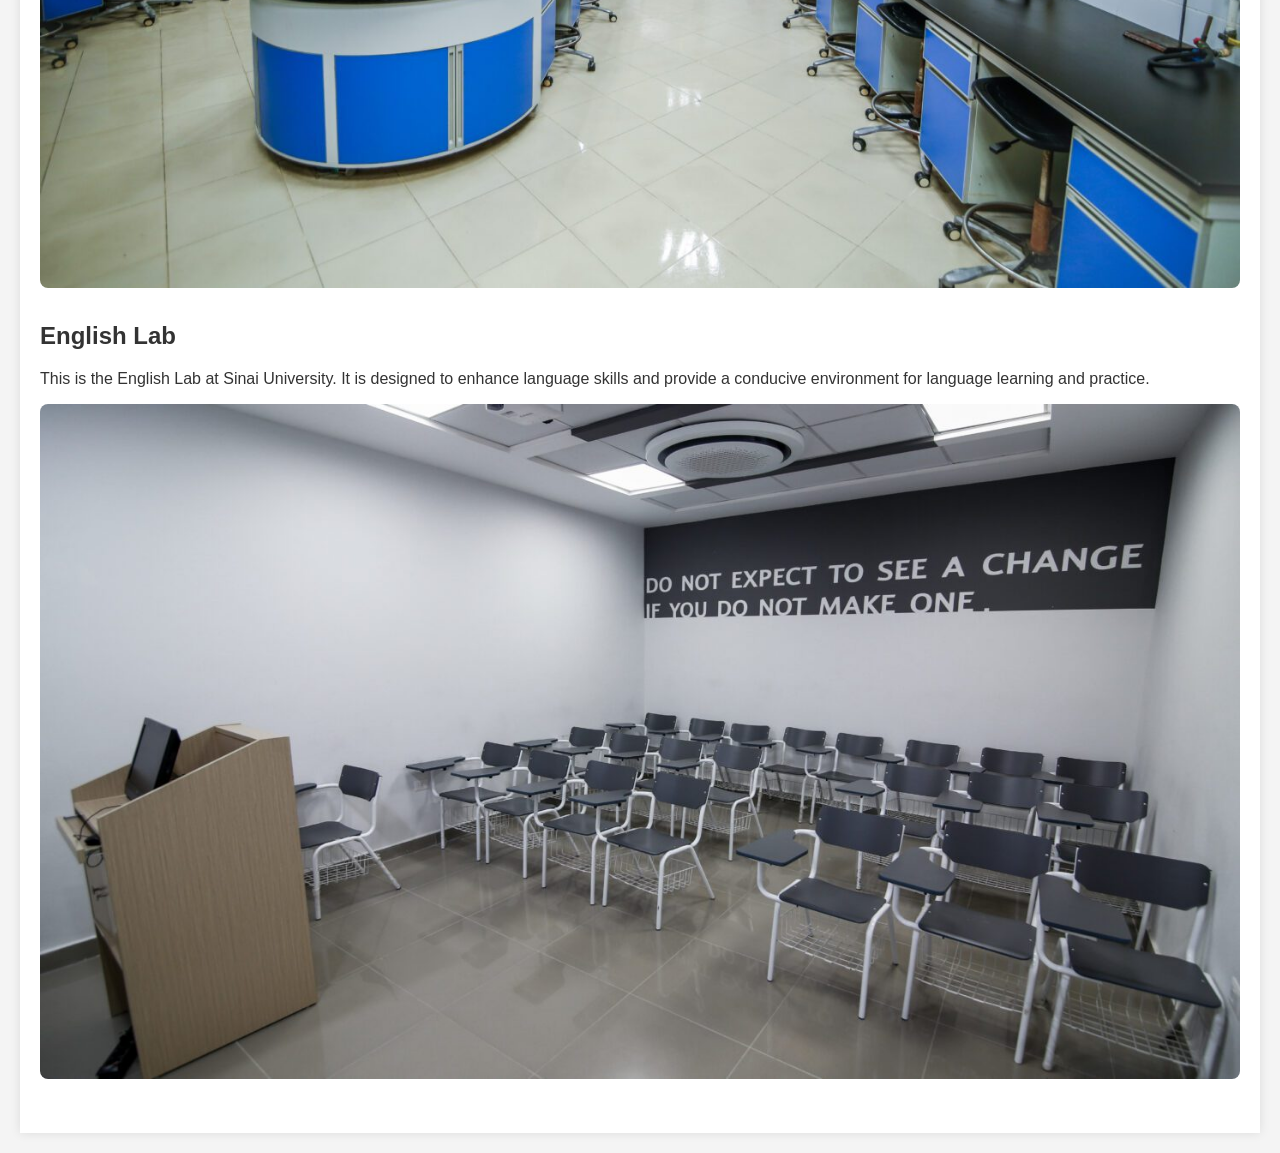
<file: lab.html>
<!DOCTYPE html>
<html lang="en">

<head>
    <meta charset="UTF-8">
    <meta name="viewport" content="width=device-width, initial-scale=1.0">
    <link rel="stylesheet" href="lab.css">
    <title>Sinai University - Labs</title>
</head>

<body>

    <header>
        <a href="test.html"><img src="photo/logo-removebg-preview.png" alt="Logo"></a>
        <a href="home-page.html" class="nav-item">Home</a>
        <a href="Undergraduate-Programs.html" class="nav-item" target="_blank">Undergraduate Programs</a>
        <div class="nav-item dropdown">
            <span class="dropbtn">About Us</span>
            <div class="dropdown-content">
                <a href="about_us_fit_profile.html" target="_blank">About Us Page</a>
                <a href="contact.html" target="_parent">Contact Page</a>
                <a href="Administration_staff_directory.html" target="_blank">Staff Page</a>
            </div>
        </div>
        <a href="dorms.html" class="nav-item" target="_blank">Dorms</a>
        <a href="lab.html" class="nav-item1" target="_blank">Labs</a>
        <a href="event_calendars.html" class="nav-item" target="_blank">Event Calendars</a>
        <a href="pro web/1.html" class="nav-item" target="_blank">Login</a>

    </header>
    <div class="container">
        <h1>Labs at Sinai University</h1>

        <div class="lab-info">
            <h2>Computer Science Lab</h2>
            <p>This is the Computer Science Lab at Sinai University. It is equipped with state-of-the-art
                computers and resources to facilitate learning and research in the field of computer science.</p>
            <img src="photo/9.jpg" alt="Computer Science Lab">
        </div>

        <div class="lab-info">
            <h2>Electronic Lab</h2>
            <p>This is the Electronic Lab at Sinai University. It is equipped with advanced electronic components and
                instruments to support hands-on learning and experimentation in the field of electronics.</p>
            <img src="photo/15.jpg" alt="Electronic Lab">
        </div>
        <div class="lab-info">
            <h2>English Lab</h2>
            <p>This is the English Lab at Sinai University. It is designed to enhance language skills and provide a
                conducive environment for language learning and practice.</p>
            <img src="photo/8.jpg" alt="Electronic Lab">
        </div>
    </div>

</body>

</html>
</file>
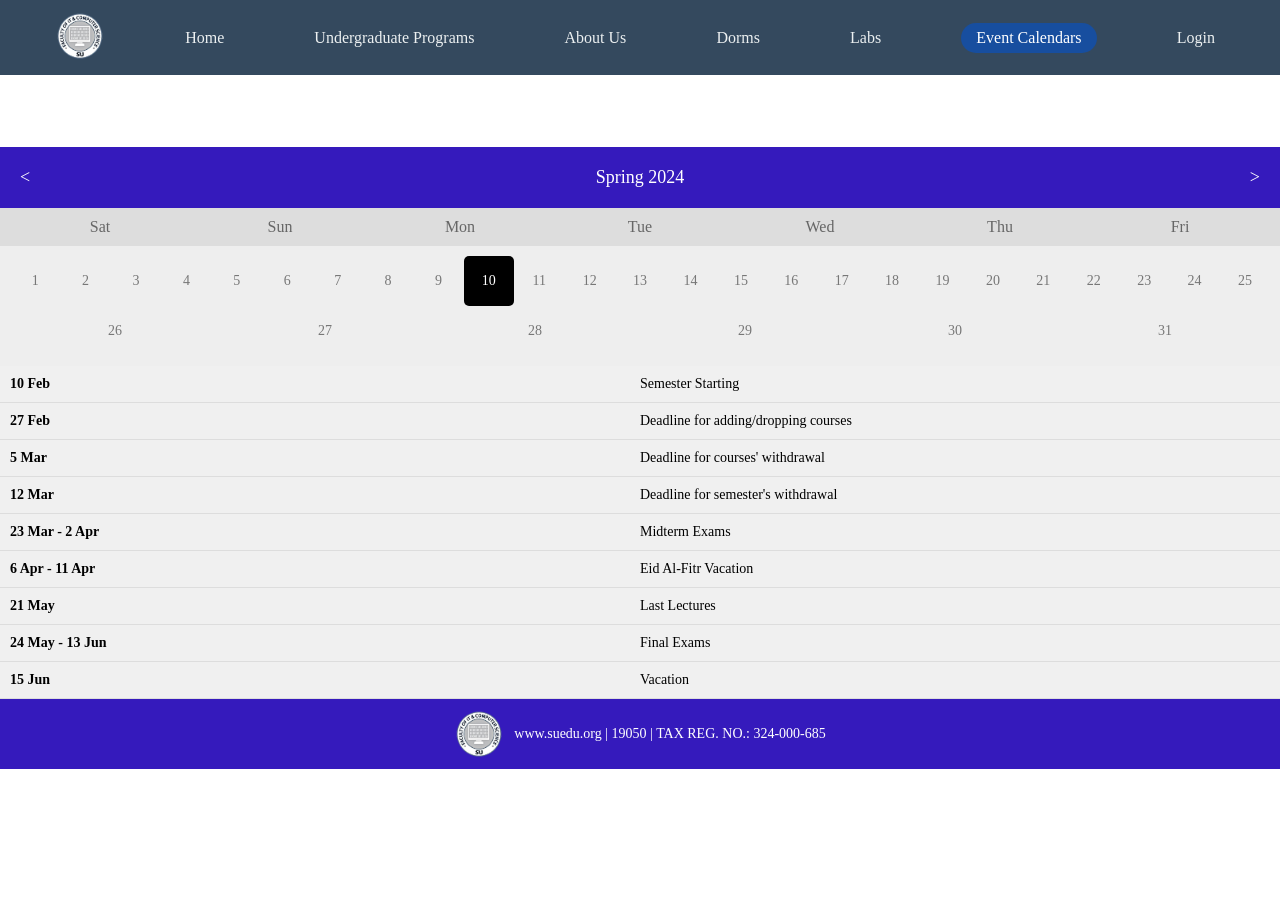
<file: semester.html>
<!DOCTYPE html>
<html lang="en">
<head>
  <meta charset="UTF-8">
  <meta name="viewport" content="width=device-width, initial-scale=1.0">
  <title>semester calender  </title>
  <style>
    * {
      box-sizing: border-box;
      margin: 0;
      padding: 0;
    }
    header {
        display: flex;
        align-items: center;
        justify-content: space-around;
        background-color: #34495e;
        height: 75px;
        padding: 0 20px;
        color: #ecf0f1;

    }

    header a:hover, .active {
        color: #fff;
    }
    header img {
        width: 50px;
        height: 50px;
    }
    .dropdown {
        position: relative;
        display: inline-block;
    }
    a{
        text-decoration: none;
    }
    .dropdown-content {
        display: none;
        position: absolute;
        border-radius: 5px;
        background-color: #6674b185;
        min-width: 160px;
        box-shadow: 0px 8px 16px 0px rgba(0,0,0,0.2);
        z-index: 1;
    }
    header a :hover{    background-color: #f1f1f1;
    }
    .dropdown-content a {
        color: black;
        padding: 12px 16px;
        text-decoration: none;
        display: block;
    }

    .dropdown-content a:hover {
        background-color: #f1f1f1;
    }

    .dropdown:hover .dropdown-content {
        display: block;
    }


    .nav-item {
        cursor: pointer;
        color: #ecf0f1;
        margin: 0 10px;
        transition: color 0.3s;
    }
    .nav-item a{
        cursor: pointer;
        color: #ecf0f1;
        margin: 0 10px;
        text-decoration: none;
        transition: color 0.3s;
    }
    .nav-item a:hover{
        display: inline-block;
        text-decoration: none;
        color: #ecf0f1;
        border-radius: 5px;
        background-color: #2c3e50;
    }
    .nav-item1:hover {
        color: #94aab9;
        border-radius: 50px;
    }
    a.nav-item1{
        color: #ffffff;
        background-color: rgba(16, 79, 174, 0.811);
        padding: 6px 15px;
        border-radius: 50px;
    }
    .nav-item1 :hover,
    .nav-item1.active {
        color: #ffffff;
        background-color: rgba(16, 79, 174, 0.811);
        padding: 6px 15px;
        border-radius: 50px;
    }
    .month {
      display: flex;
      align-items: center;
      justify-content: space-between;
      background-color: #351abc;
      color: white;
      font-size: 20px;
      padding: 20px;
    }

    .month span {
      font-size: 18px;
    }

    .weekdays {
      display: flex;
      background-color: #ddd;
      color: #666;
      font-size: 16px;
      padding: 10px;
    }

    .weekdays div {
      flex: 1;
      text-align: center;
    }

    .days {
      display: flex;
      flex-wrap: wrap;
      background-color: #eee;
      padding: 10px;
    }

    .days div {
      flex: 1;
      min-width: 50px;
      height: 50px;
      text-align: center;
      line-height: 50px;
      font-size: 14px;
      color: #777;
    }

    .days div.active {
      background-color: #000000;
      color: white;
      border-radius: 5px;
    }

    .event {
      display: flex;
      align-items: center;
      background-color: #f0f0f0;
      border-bottom: 1px solid #ddd;
      padding: 10px;
    }

    .event span {
      flex: 1;
      font-size: 14px;
      color: #000000;
    }

    .event span.date {
      font-weight: bold;
      color: #000000;
    }

    .footer {
      display: flex;
      align-items: center;
      justify-content: center;
      background-color: #351abc;
      color: white;
      font-size: 14px;
      padding: 10px;
    }

    .footer img {
      width: 50px;
      height: 50px;
      margin-right: 10px;
    }
  </style>
</head>
<body>
    <header>
        <a href="test.html"><img src="logo-removebg-preview.png" alt="Logo"></a>
        <a href="home-page.html" class="nav-item">Home</a>
        <a href="Undergraduate-Programs.html" class="nav-item" target="_blank">Undergraduate Programs</a>
        <div class="nav-item dropdown">
            <span class="dropbtn">About Us</span>
            <div class="dropdown-content">
                <a href="about_us_fit_profile.html" target="_blank">About Us Page</a>
                <a href="contact.html" target="_parent">Contact Page</a>
                <a href="Administration_staff_directory.html" target="_blank">Staff Page</a>
            </div>
        </div>
        <a href="dorms.html" class="nav-item" target="_blank">Dorms</a>
        <a href="lab.html" class="nav-item" target="_blank">Labs</a>
        <a href="event_calendars.html" class="nav-item1" target="_blank">Event Calendars</a>
        <a href="pro web/1.html" class="nav-item" target="_blank">Login</a>

    </header>
    <br>
    <br>
    <br>
    <br>

  <div class="month">
    <span class="prev"><</span>
    <span>Spring 2024</span>
    <span class="next">></span>
  </div>
  <div class="weekdays">
    <div>Sat</div>
    <div>Sun</div>
    <div>Mon</div>
    <div>Tue</div>
    <div>Wed</div>
    <div>Thu</div>
    <div>Fri</div>
  </div>
  <div class="days">
    <div>1</div>
    <div>2</div>
    <div>3</div>
    <div>4</div>
    <div>5</div>
    <div>6</div>
    <div>7</div>
    <div>8</div>
    <div>9</div>
    <div class="active">10</div>
    <div>11</div>
    <div>12</div>
    <div>13</div>
    <div>14</div>
    <div>15</div>
    <div>16</div>
    <div>17</div>
    <div>18</div>
    <div>19</div>
    <div>20</div>
    <div>21</div>
    <div>22</div>
    <div>23</div>
    <div>24</div>
    <div>25</div>
    <div>26</div>
    <div>27</div>
    <div>28</div>
    <div>29</div>
    <div>30</div>
    <div>31</div>
  </div>
  <div class="event">
    <span class="date">10 Feb</span>
    <span>Semester Starting</span>
  </div>
  <div class="event">
    <span class="date">27 Feb</span>
    <span>Deadline for adding/dropping courses</span>
  </div>
  <div class="event">
    <span class="date">5 Mar</span>
    <span>Deadline for courses' withdrawal</span>
  </div>
  <div class="event">
    <span class="date">12 Mar</span>
    <span>Deadline for semester's withdrawal</span>
  </div>
  <div class="event">
    <span class="date">23 Mar - 2 Apr</span>
    <span>Midterm Exams</span>
  </div>
  <div class="event">
    <span class="date">6 Apr - 11 Apr</span>
    <span>Eid Al-Fitr Vacation</span>
  </div>
  <div class="event">
    <span class="date">21 May</span>
    <span>Last Lectures</span>
  </div>
  <div class="event">
    <span class="date">24 May - 13 Jun</span>
    <span>Final Exams</span>
  </div>
  <div class="event">
    <span class="date">15 Jun</span>
    <span>Vacation</span>
  </div>
  <div class="footer">
    <img src="logo-removebg-preview.png" alt="SU Logo">
    <span>www.suedu.org | 19050 | TAX REG. NO.: 324-000-685</span>
  </div>
  <br>
  <br>
  <br>
  <br>

</body>
</html>
</file>
<file: about_us_fit_profile.css>
body {
    font-family: Arial, sans-serif;
    margin: 0;
    padding: 0;
}
header {
    display: flex;
    align-items: center;
    justify-content: space-around;
    background-color: #34495e;
    height: 75px;
    padding: 0 20px;
    color: #ecf0f1;

}

header a:hover, .active {
    color: #fff;
}
header img {
    width: 50px;
    height: 50px;
}
.dropdown {
    position: relative;
    display: inline-block;
}
a{
    text-decoration: none;
}
.dropdown-content {
    display: none;
    position: absolute;
    border-radius: 5px;
    background-color: #6674b185;
    min-width: 160px;
    box-shadow: 0px 8px 16px 0px rgba(0,0,0,0.2);
    z-index: 1;
}
header a :hover{    background-color: #f1f1f1;
}
.dropdown-content a {
    color: black;
    padding: 12px 16px;
    text-decoration: none;
    display: block;
}

.dropdown-content a:hover {
    background-color: #f1f1f1;
}

.dropdown:hover .dropdown-content {
    display: block;
}


.nav-item {
    cursor: pointer;
    color: #ecf0f1;
    margin: 0 10px;
    transition: color 0.3s;
}
.nav-item a{
    cursor: pointer;
    color: #ecf0f1;
    margin: 0 10px;
    text-decoration: none;
    transition: color 0.3s;
}
.nav-item a:hover{
    display: inline-block;
    text-decoration: none;
    color: #ecf0f1;
    border-radius: 5px;
    background-color: #2c3e50;
}
.nav-item1:hover {
    color: #94aab9;
    border-radius: 50px;
}
a.nav-item1{
    color: #ffffff;
    background-color: rgba(16, 79, 174, 0.811);
    padding: 6px 15px;
    border-radius: 50px;
}
.nav-item1 :hover,
.nav-item1.active {
    color: #ffffff;
    background-color: rgba(16, 79, 174, 0.811);
    padding: 6px 15px;
    border-radius: 50px;
}


.parallax-container {
    position: relative;
    height: 500px;
    background: url('photo/1b1094cd8f6b234df11ffe2ceaea5cb4.jpg') center/cover fixed;
    overflow: hidden;
    display: flex;
    align-items: center;
    justify-content: center;
    text-align: center;
    color: #000000;
    animation: fadeInUp 1s ease-in-out;
}

.parallax-container h1 {
    margin: 0;
    font-size: 40px;
    font-weight: 700;
    color: black;
    font-family: 'Times New Roman', Times, serif;
}

.container {
    max-width: 800px;
    margin: 0 auto;
    padding: 20px;
    animation: fadeInUp 1s ease-in-out;
}

h1 {
    color: #333;
    text-align: center;
    animation: fadeInUp 1s ease-in-out;
}

table {
    border-collapse: collapse;
    width: 100%;
    margin-bottom: 20px;
    animation: fadeInUp 1s ease-in-out;
}

th,
td {
    border: 1px solid #ccc;
    padding: 10px;
    text-align: left;
    vertical-align: top;
    animation: fadeInUp 1s ease-in-out;
}

th {
    background-color: #eee;
    color: #555;
}

td a {
    color: #007bff;
    text-decoration: none;
}

td a:hover {
    text-decoration: underline;
}

.purple {
    color: purple;
    font-weight: bold;
}

@keyframes fadeInUp {
    from {
        opacity: 0;
        transform: translateY(20px);
    }

    to {
        opacity: 1;
        transform: translateY(0);
    }
}
</file>
<file: contact.css>
/* *
{
    margin:0 ;
    padding: 0;
    box-sizing: border-box;
    font-family:'Times New Roman', Times, serif;
}
.contact
{
    position: relative;
    min-height: 100vh;
    padding: 50px 100px;
    display: flex;
    justify-content: center;
    align-items:center ;
    flex-direction: column;
    background:  url(22-copy-1920x1080.jpg) ;
    background-size:cover;



}
.contact .content
{
   max-width: 800px;
   text-align: center;

}

.contact .content h1
{
    font-size: 40px;
    font-weight: 700;
    color: #fff;

}

.contact .content p
{

    font-weight: 300;
    color: #fff;

}
.container
{
    width: 100%;
    display: flex;
    justify-content: center;
    align-items: center;
    margin-top: 30px;

}

.container .contactInfo
{
    width: 50%;
    display: flex;
    flex-direction: column;
}

.container .contactInfo .box
{
    position: relative;
    padding: 20px 0;
    display: flex;

}

.container .contactInfo .box .icon
{
    min-width: 60px;
    height: 60px;
    background: #fff;
    display: flex;
    justify-content: center;
    align-items: center;
    border-radius: 50%;
    font-size: 22px;

}
.container .contactInfo .box .text
{
    display: flex;
    margin-left: 20px;
    font-size: 16px;
    color: #fff;
    flex-direction: column;
    font-weight: 300;

}

.container .contactInfo .box  .text h3
{
    font-weight: 1000;
    color:rgba(78, 5, 20, 0.879);

}

.contactForm
{
    width: 60%;
    padding: 40px;
    background:#036697b1;


}

.contactForm h2
{
    font-size: 36px;
    color:black;
    font-weight: 500;
}

.contactForm .inputBox
{
    position: relative;
    width: 100%;
    margin-top: 10px;

}

.contactForm .inputBox input ,
.contactForm .inputBox textarea
{
    width: 100%;
    padding: 5px 0;
    font-size: 16px;
    margin: 10px 0;
    border: none;
    border-bottom: 2px solid #333;
    outline: none;
    resize: none;

}

.contactForm .inputBox span
{
   position: absolute;
   left: 0;
   padding: 5px 0;
   font-size: 16px;
    margin: 10px 0;
    pointer-events: none;
    transition: 0.5s;
    color: #666;

}

.contactForm .inputBox  input:focus ~ span ,
.contactForm .inputBox  input:valid ~ span ,
.contactForm .inputBox  textarea:focus ~ span ,
.contactForm .inputBox  textarea:valid ~ span
{
    color:#e91e63;
    font-size: 16px;
    transform: translate(-20px);

}
.contactForm .inputBox input[type="submit"]
{
    width: 100px;
    background: #00bcd4;
    color: #fff;
    border: none;
    cursor: pointer;
    padding: 10px;
    font-size: 18px;

} */
</file>
<file: dorms.css>
header {
    display: flex;
    align-items: center;
    justify-content: space-around;
    background-color: #34495e;
    height: 75px;
    padding: 0 20px;
    color: #ecf0f1;

}

header a:hover, .active {
    color: #fff;
}
header img {
    width: 50px;
    height: 50px;
}
.dropdown {
    position: relative;
    display: inline-block;
}
a{
    text-decoration: none;
}
.dropdown-content {
    display: none;
    position: absolute;
    border-radius: 5px;
    background-color: #6674b185;
    min-width: 160px;
    box-shadow: 0px 8px 16px 0px rgba(0,0,0,0.2);
    z-index: 1;
}
header a :hover{    background-color: #f1f1f1;
}
.dropdown-content a {
    color: black;
    padding: 12px 16px;
    text-decoration: none;
    display: block;
}

.dropdown-content a:hover {
    background-color: #f1f1f1;
}

.dropdown:hover .dropdown-content {
    display: block;
}


.nav-item {
    cursor: pointer;
    color: #ecf0f1;
    margin: 0 10px;
    transition: color 0.3s;
}
.nav-item a{
    cursor: pointer;
    color: #ecf0f1;
    margin: 0 10px;
    text-decoration: none;
    transition: color 0.3s;
}
.nav-item a:hover{
    display: inline-block;
    text-decoration: none;
    color: #ecf0f1;
    border-radius: 5px;
    background-color: #2c3e50;
}
.nav-item1:hover {
    color: #94aab9;
    border-radius: 50px;
}
a.nav-item1{
    color: #ffffff;
    background-color: rgba(16, 79, 174, 0.811);
    padding: 6px 15px;
    border-radius: 50px;
}
.nav-item1 :hover,
.nav-item1.active {
    color: #ffffff;
    background-color: rgba(16, 79, 174, 0.811);
    padding: 6px 15px;
    border-radius: 50px;
}
body {
    font-family: Arial, sans-serif;
    background-color: #f4f4f4;
    color: #333;
    margin: 0;
    padding: 0;
    box-sizing: border-box;
}

header {
    background-color: #34495e;
    color: #ecf0f1;
    padding: 15px;
    text-align: center;
}

h1 {
    color: #3498db;
}

.container {
    max-width: 1200px;
    margin: 20px auto;
    padding: 20px;
    background-color: #fff;
    box-shadow: 0 0 10px rgba(0, 0, 0, 0.1);
}

.dorm-info {
    margin-bottom: 20px;
}

.dorm-img {
    width: 100%;
    height: 100%;
    max-height: 400px;
    object-fit: cover;
    border-radius: 8px;
    margin-bottom: 10px;
}

p {
    line-height: 1.6;
}
h1{
    text-align: center;
    color: #000080;
    font-family: 'Arial', sans-serif;
    font-size: 24px;
}
img {
    display: block;
    margin: auto;
}
.container {
    max-width: 1200px;
    margin: 20px auto;
    padding: 20px;
    background-color: #fff;
    box-shadow: 0 0 10px rgba(0, 0, 0, 0.1);
}

#dormCarousel {
    max-height: 400px;
}

.dorm-img {
    width: 100%;
    height: 100%;
    max-height: 400px;
    object-fit: cover;
    border-radius: 8px;
    margin-bottom: 10px;
}

h1 {
    text-align: center;
    color: #000080;
    font-family: 'Arial', sans-serif;
    font-size: 24px;
}

.containerr {
    display: flex;
    justify-content: center;
    align-items: center;
    background-color: #edbd88;
    flex-wrap: wrap;
}

.text {
    width: 50%;
    padding: 20px;
    font-family: "Poppins", sans-serif;
    color: #792626;
    text-align: center;
}

.imagee {
    width: 50%;
    text-align: center;
}

.imagee img {
    width: 100%;
}
</file>
<file: lab.css>
body {
    font-family: Arial, sans-serif;
    background-color: #f4f4f4;
    color: #333;
    margin: 0;
    padding: 0;
    box-sizing: border-box;
}

header {
    display: flex;
    align-items: center;
    justify-content: space-around;
    background-color: #34495e;
    height: 75px;
    padding: 0 20px;
    color: #ecf0f1;

}

header a:hover, .active {
    color: #fff;
}
header img {
    width: 50px;
    height: 50px;
}
.dropdown {
    position: relative;
    display: inline-block;
}
a{
    text-decoration: none;
}
.dropdown-content {
    display: none;
    position: absolute;
    border-radius: 5px;
    background-color: #6674b185;
    min-width: 160px;
    box-shadow: 0px 8px 16px 0px rgba(0,0,0,0.2);
    z-index: 1;
}
header a :hover{    background-color: #f1f1f1;
}
.dropdown-content a {
    color: black;
    padding: 12px 16px;
    text-decoration: none;
    display: block;
}

.dropdown-content a:hover {
    background-color: #f1f1f1;
}

.dropdown:hover .dropdown-content {
    display: block;
}


.nav-item {
    cursor: pointer;
    color: #ecf0f1;
    margin: 0 10px;
    transition: color 0.3s;
}
.nav-item a{
    cursor: pointer;
    color: #ecf0f1;
    margin: 0 10px;
    text-decoration: none;
    transition: color 0.3s;
}
.nav-item a:hover{
    display: inline-block;
    text-decoration: none;
    color: #ecf0f1;
    border-radius: 5px;
    background-color: #2c3e50;
}
.nav-item1:hover {
    color: #94aab9;
    border-radius: 50px;
}
a.nav-item1{
    color: #ffffff;
    background-color: rgba(16, 79, 174, 0.811);
    padding: 6px 15px;
    border-radius: 50px;
}
.nav-item1 :hover,
.nav-item1.active {
    color: #ffffff;
    background-color: rgba(16, 79, 174, 0.811);
    padding: 6px 15px;
    border-radius: 50px;
}
.container {
    max-width: 1200px;
    margin: 20px auto;
    padding: 20px;
    background-color: #fff;
    box-shadow: 0 0 10px rgba(0, 0, 0, 0.1);
}

h1 {
    text-align: center;
    color: #000080;
    font-family: 'Arial', sans-serif;
    font-size: 24px;
    opacity: 0;
    animation: fadeIn 1s forwards;
}

.lab-info {
    margin-bottom: 20px;
    opacity: 0;
    animation: fadeIn 1s forwards, moveUp 1s forwards;
}

.lab-info h2 {
    opacity: 0;
    animation: fadeIn 1s forwards, moveUp 1s forwards;
}

.lab-info p {
    opacity: 0;
    animation: fadeIn 1s forwards, moveUp 1s forwards;
}

.lab-info img {
    width: 100%;
    height: auto;
    border-radius: 8px;
    margin-bottom: 10px;
    opacity: 0;
    animation: fadeIn 1s forwards, zoomIn 1s forwards;
}

@keyframes fadeIn {
    from {
        opacity: 0;
    }
    to {
        opacity: 1;
    }
}

@keyframes moveUp {
    from {
        transform: translateY(20px);
    }
    to {
        transform: translateY(0);
    }
}

@keyframes zoomIn {
    from {
        transform: scale(0.8);
    }
    to {
        transform: scale(1);
    }
}
</file>
